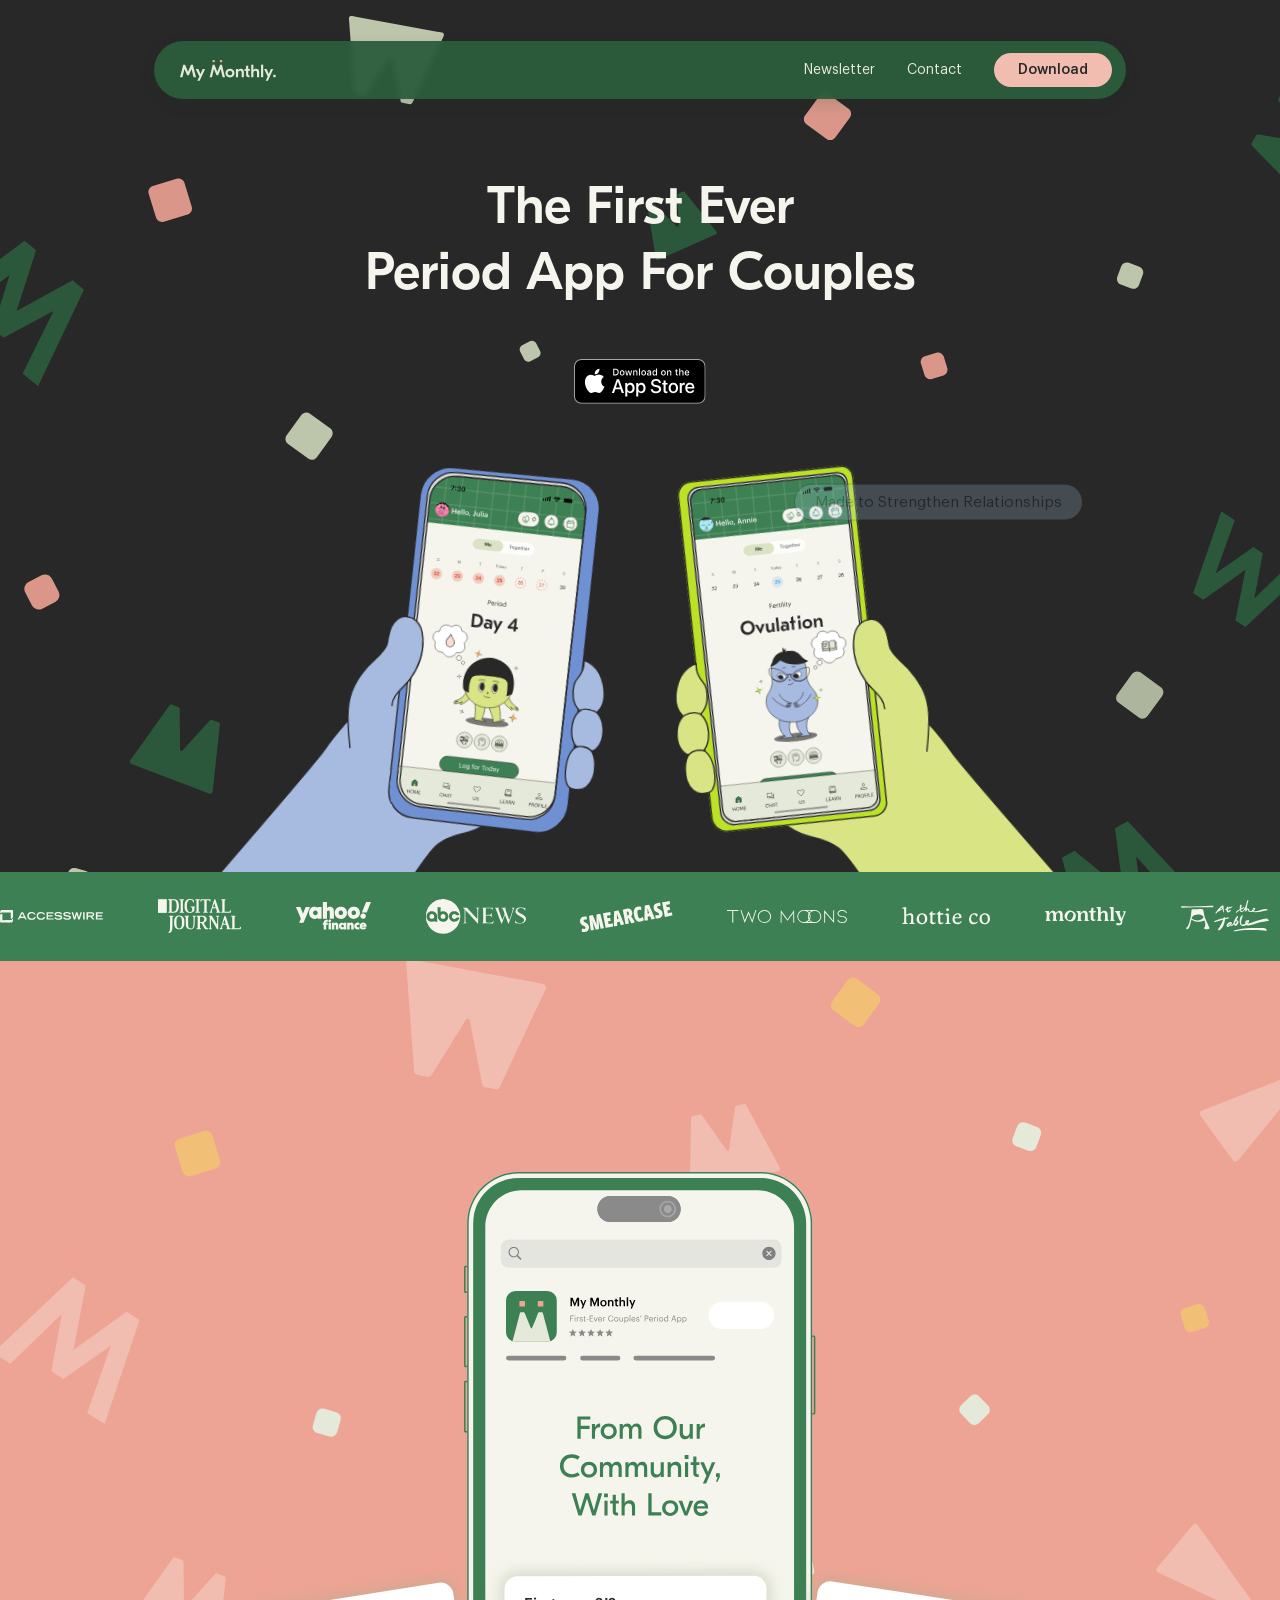
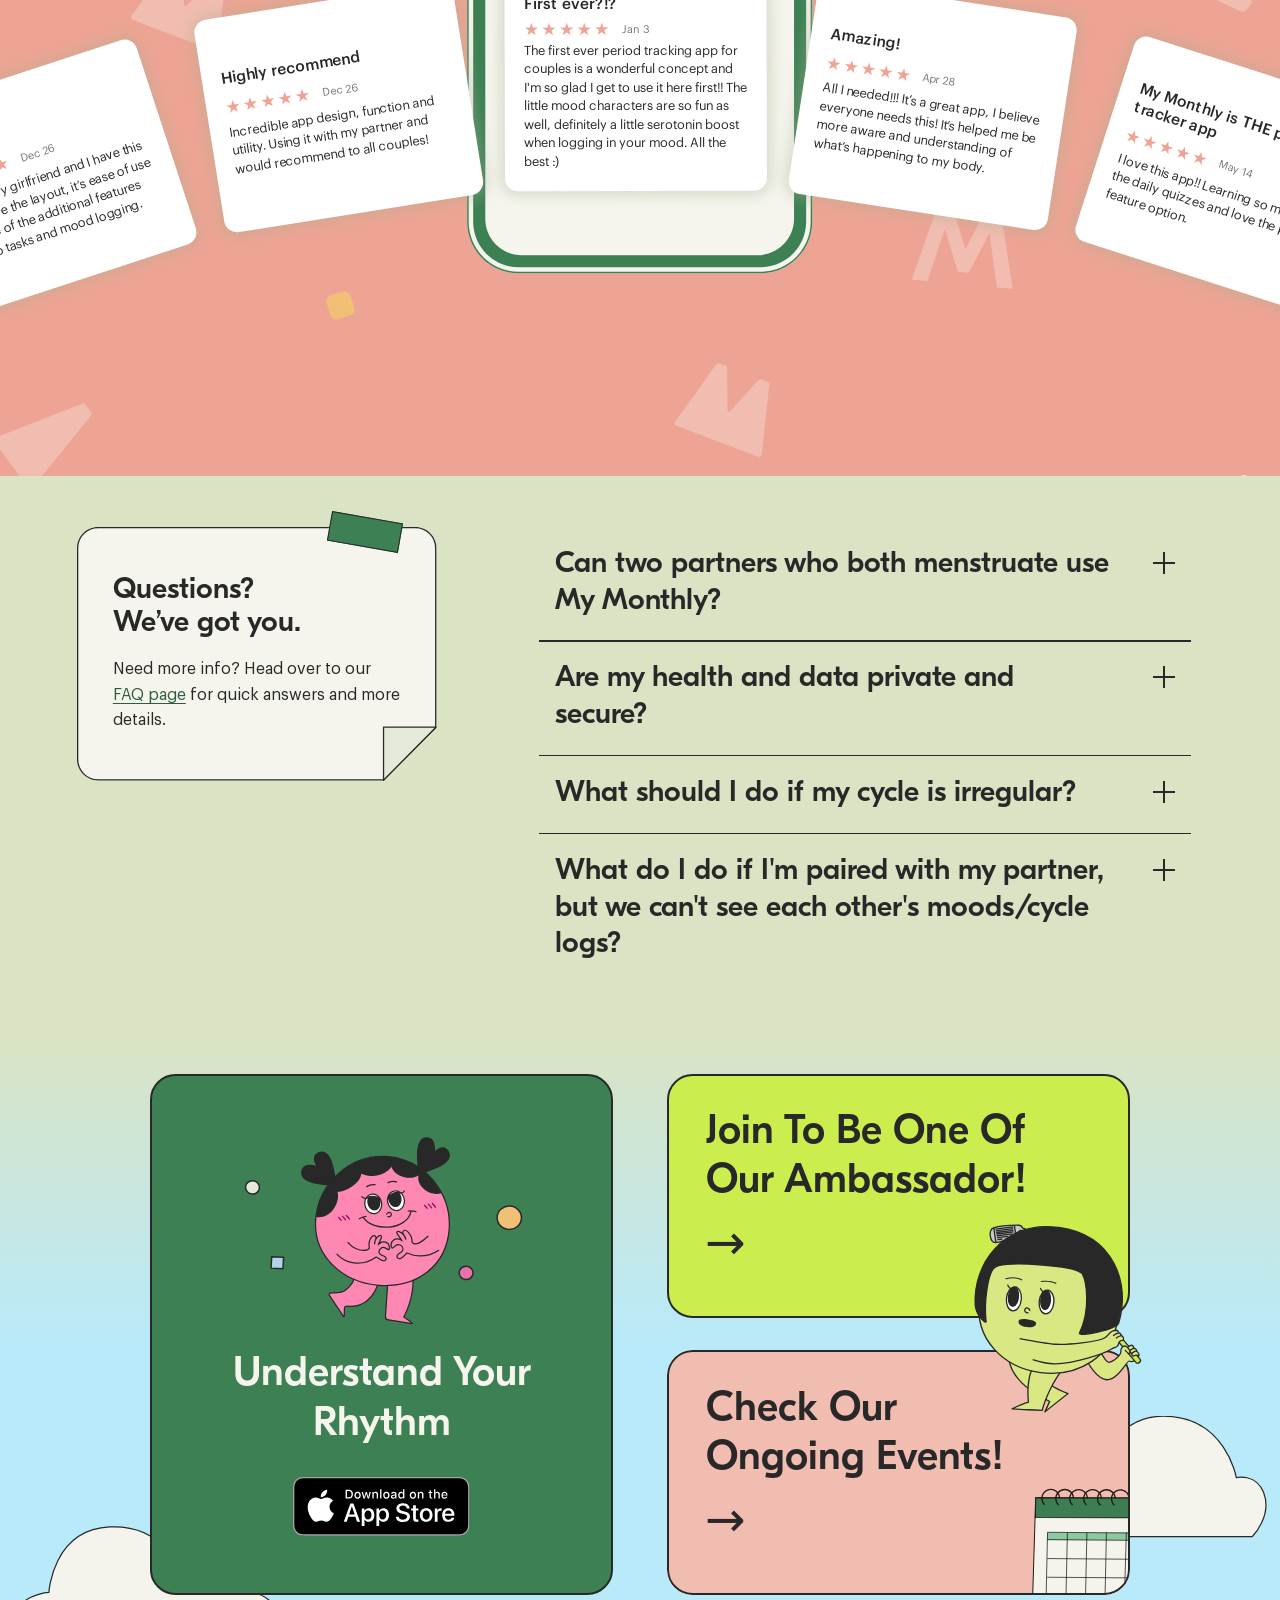
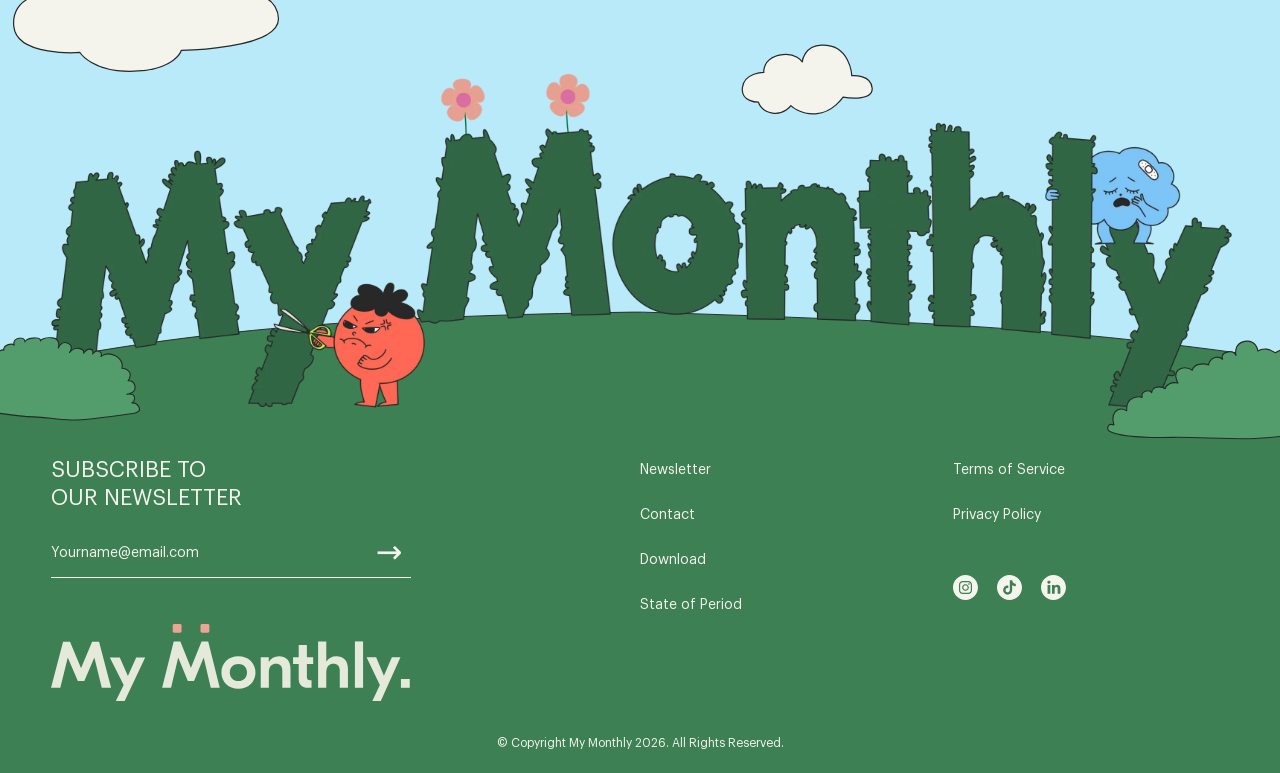
<file: index.html>
<!doctype html>
<html lang="en">
<head>
  <meta charset="utf-8">
  <meta name="viewport" content="width=device-width, initial-scale=1, viewport-fit=cover">
  <meta name="description" content="My Monthly. The first ever period app for couples. Learn, track and connect together.">
  <title>My Monthly — The First Ever Period App For Couples</title>
  <link rel="icon" type="image/svg+xml" href="./assets/icons/favicon.svg">
  <link rel="stylesheet" href="./styles/shared.css">
  <link rel="stylesheet" href="./styles/home/index.css">
  <script type="module" src="./scripts/home/index.js"></script>
</head>
<body class="home-page">
  <a class="skip-link" href="#main">Skip to content</a>
  <div id="site-header"></div>
  <main id="main" tabindex="-1"></main>
  <div id="site-footer"></div>
  <noscript><p>My Monthly — The First Ever Period App For Couples. <a href="https://apps.apple.com/us/app/my-monthly/id6478977834">Download on the App Store</a>. Enable JavaScript to view the animated landing section.</p></noscript>
</body>
</html>
</file>
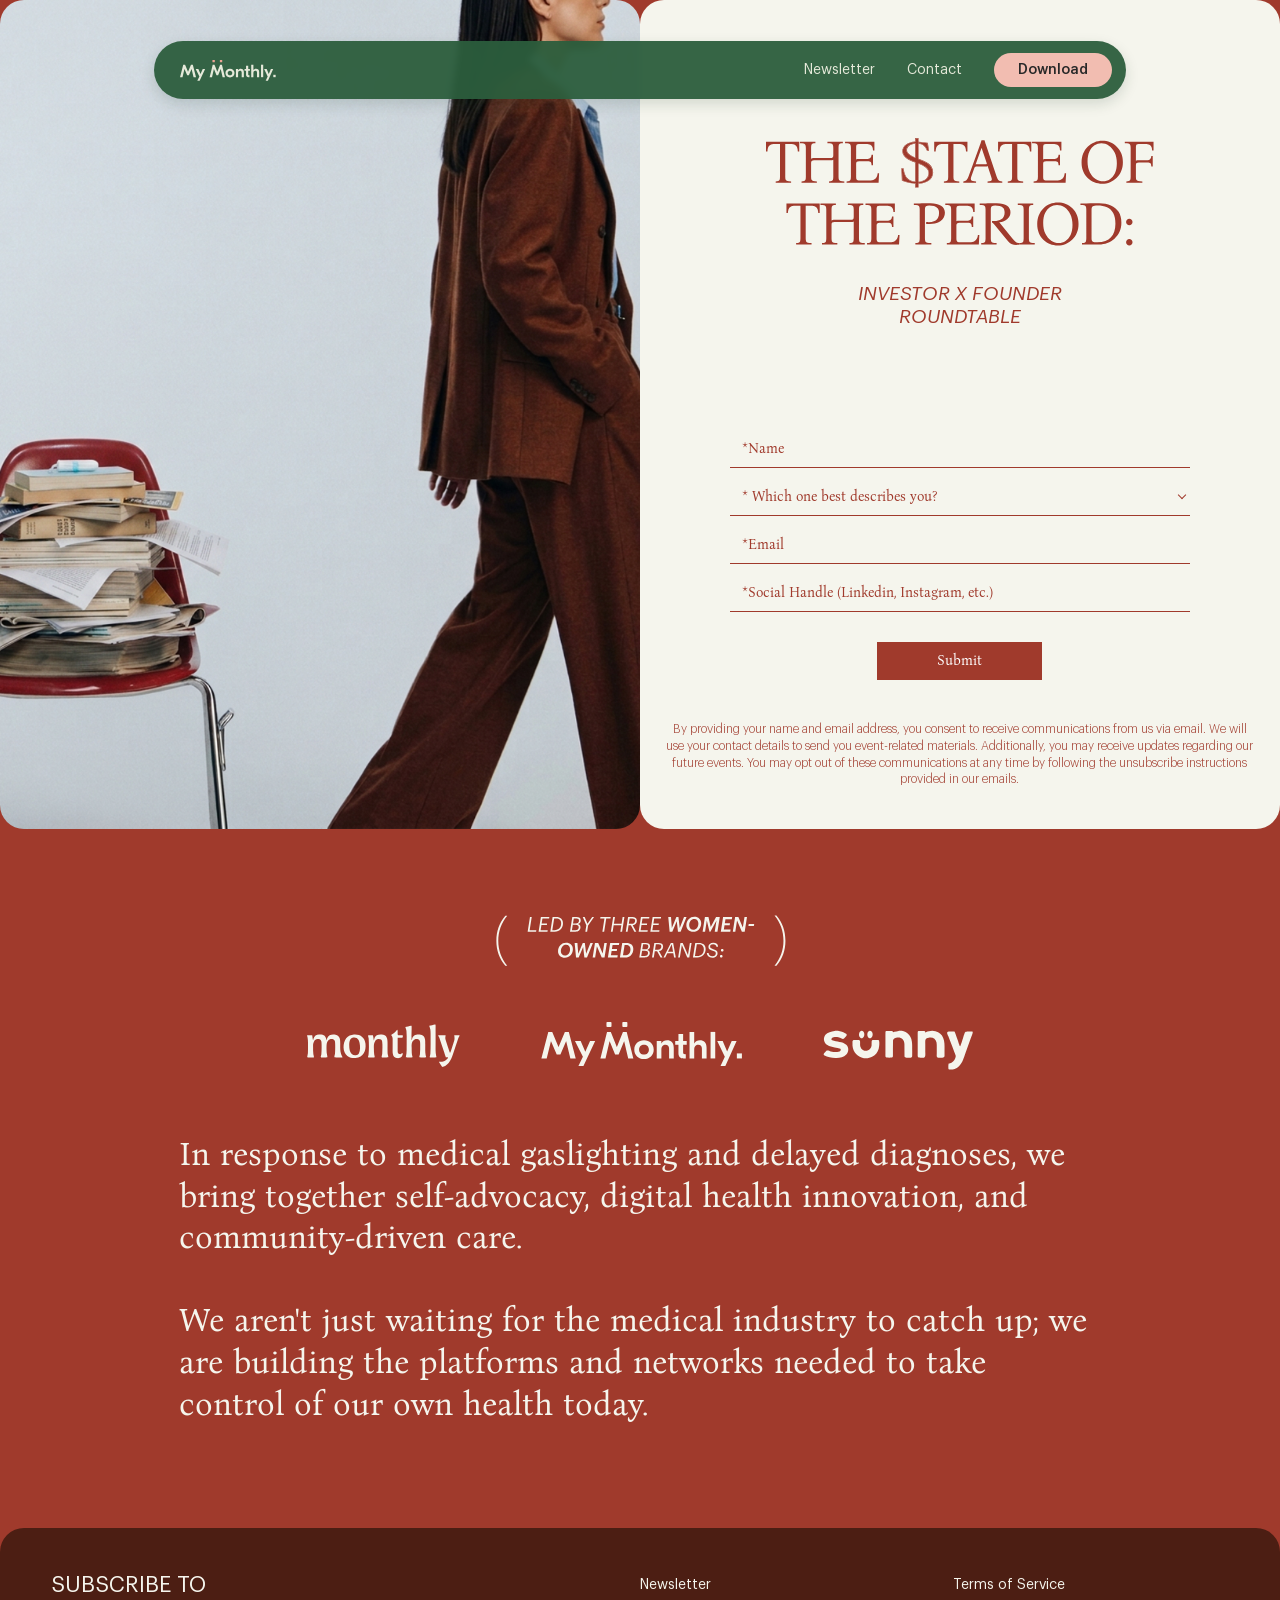
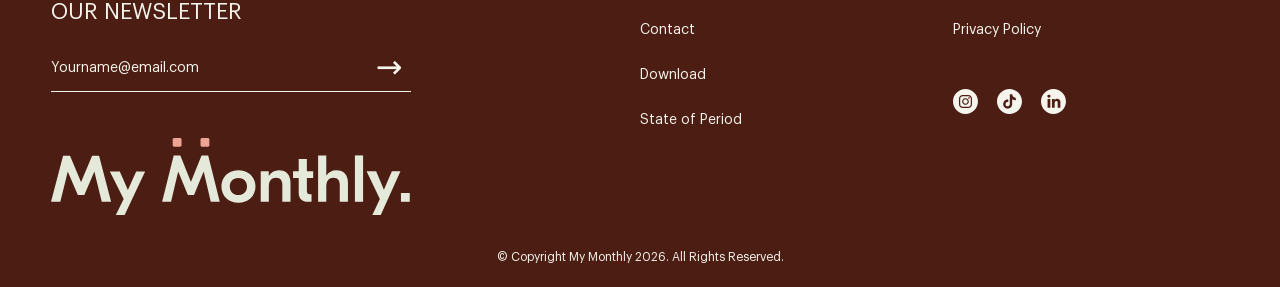
<file: event/the-state-of-the-period/index.html>
<!doctype html>
<html lang="en">
<head>
  <meta charset="utf-8">
  <meta name="viewport" content="width=device-width, initial-scale=1, viewport-fit=cover">
  <meta name="description" content="The State of the Period — Investor x Founder Roundtable. Self-advocacy, digital health innovation, and community-driven care.">
  <title>The State of the Period — My Monthly</title>
  <link rel="icon" type="image/svg+xml" href="../../assets/icons/favicon.svg">
  <link rel="stylesheet" href="../../styles/shared.css">
  <link rel="stylesheet" href="./styles/page.css">
  <script type="module" src="./scripts/page.js"></script>
</head>
<body class="period-event">
  <a class="skip-link" href="#main">Skip to content</a>
  <div id="site-header"></div>
  <main id="main" tabindex="-1">
    <section class="period-landing" aria-labelledby="period-title">
      <img class="period-landing__photo" src="./images/hero.jpg" alt="A woman in a brown suit standing beside a red chair piled with books." fetchpriority="high">
      <div class="period-landing__panel">
        <header class="period-landing__heading">
          <h1 id="period-title"><img src="./images/title.svg" alt="The $tate of the Period:" width="604" height="168"></h1>
          <p class="period-landing__subtitle">Investor x Founder<br>Roundtable</p>
        </header>
        <div class="period-registration">
          <form class="period-registration__form" aria-label="The State of the Period registration" aria-describedby="period-consent">
            <div class="visually-hidden" aria-hidden="true"><label for="period-website">Leave this field empty</label><input id="period-website" name="website" type="text" tabindex="-1" autocomplete="off"></div>
            <label class="visually-hidden" for="period-name">Name (required)</label>
            <input id="period-name" name="name" type="text" autocomplete="name" placeholder="*Name" maxlength="120" required>
            <label class="visually-hidden" for="period-role">Which one best describes you? (required)</label>
            <div class="period-registration__select">
              <select id="period-role" name="role" required>
                <option value="" disabled selected>* Which one best describes you?</option>
                <option value="Investor">Investor</option>
                <option value="Founder">Founder</option>
                <option value="Influencer">Influencer</option>
                <option value="Other">Other</option>
              </select>
            </div>
            <label class="visually-hidden" for="period-email">Email (required)</label>
            <input id="period-email" name="email" type="email" autocomplete="email" placeholder="*Email" maxlength="254" required>
            <label class="visually-hidden" for="period-social">Social Handle (LinkedIn, Instagram, etc.) (required)</label>
            <input id="period-social" name="social" type="text" placeholder="*Social Handle (Linkedin, Instagram, etc.)" maxlength="500" required>
            <button type="submit" disabled>Submit</button>
            <noscript><p>Please enable JavaScript to register for this event.</p></noscript>
          </form>
          <p class="period-registration__status" role="status" aria-live="polite" tabindex="-1"></p>
        </div>
        <p class="period-landing__consent" id="period-consent">By providing your name and email address, you consent to receive communications from us via email. We will use your contact details to send you event-related materials. Additionally, you may receive updates regarding our future events. You may opt out of these communications at any time by following the unsubscribe instructions provided in our emails.</p>
      </div>
    </section>
    <section class="period-about" aria-label="About the roundtable">
      <img class="period-about__brands" src="./images/brand-lockup.svg" width="977" height="241" alt="Led by three women-owned brands: monthly, My Monthly, and Sunny." loading="lazy">
      <div class="period-about__copy">
        <p>In response to medical gaslighting and delayed diagnoses, we bring together self-advocacy, digital health innovation, and community-driven care.</p>
        <p>We aren't just waiting for the medical industry to catch up; we are building the platforms and networks needed to take control of our own health today.</p>
      </div>
    </section>
  </main>
  <div id="site-footer"></div>
</body>
</html>
</file>
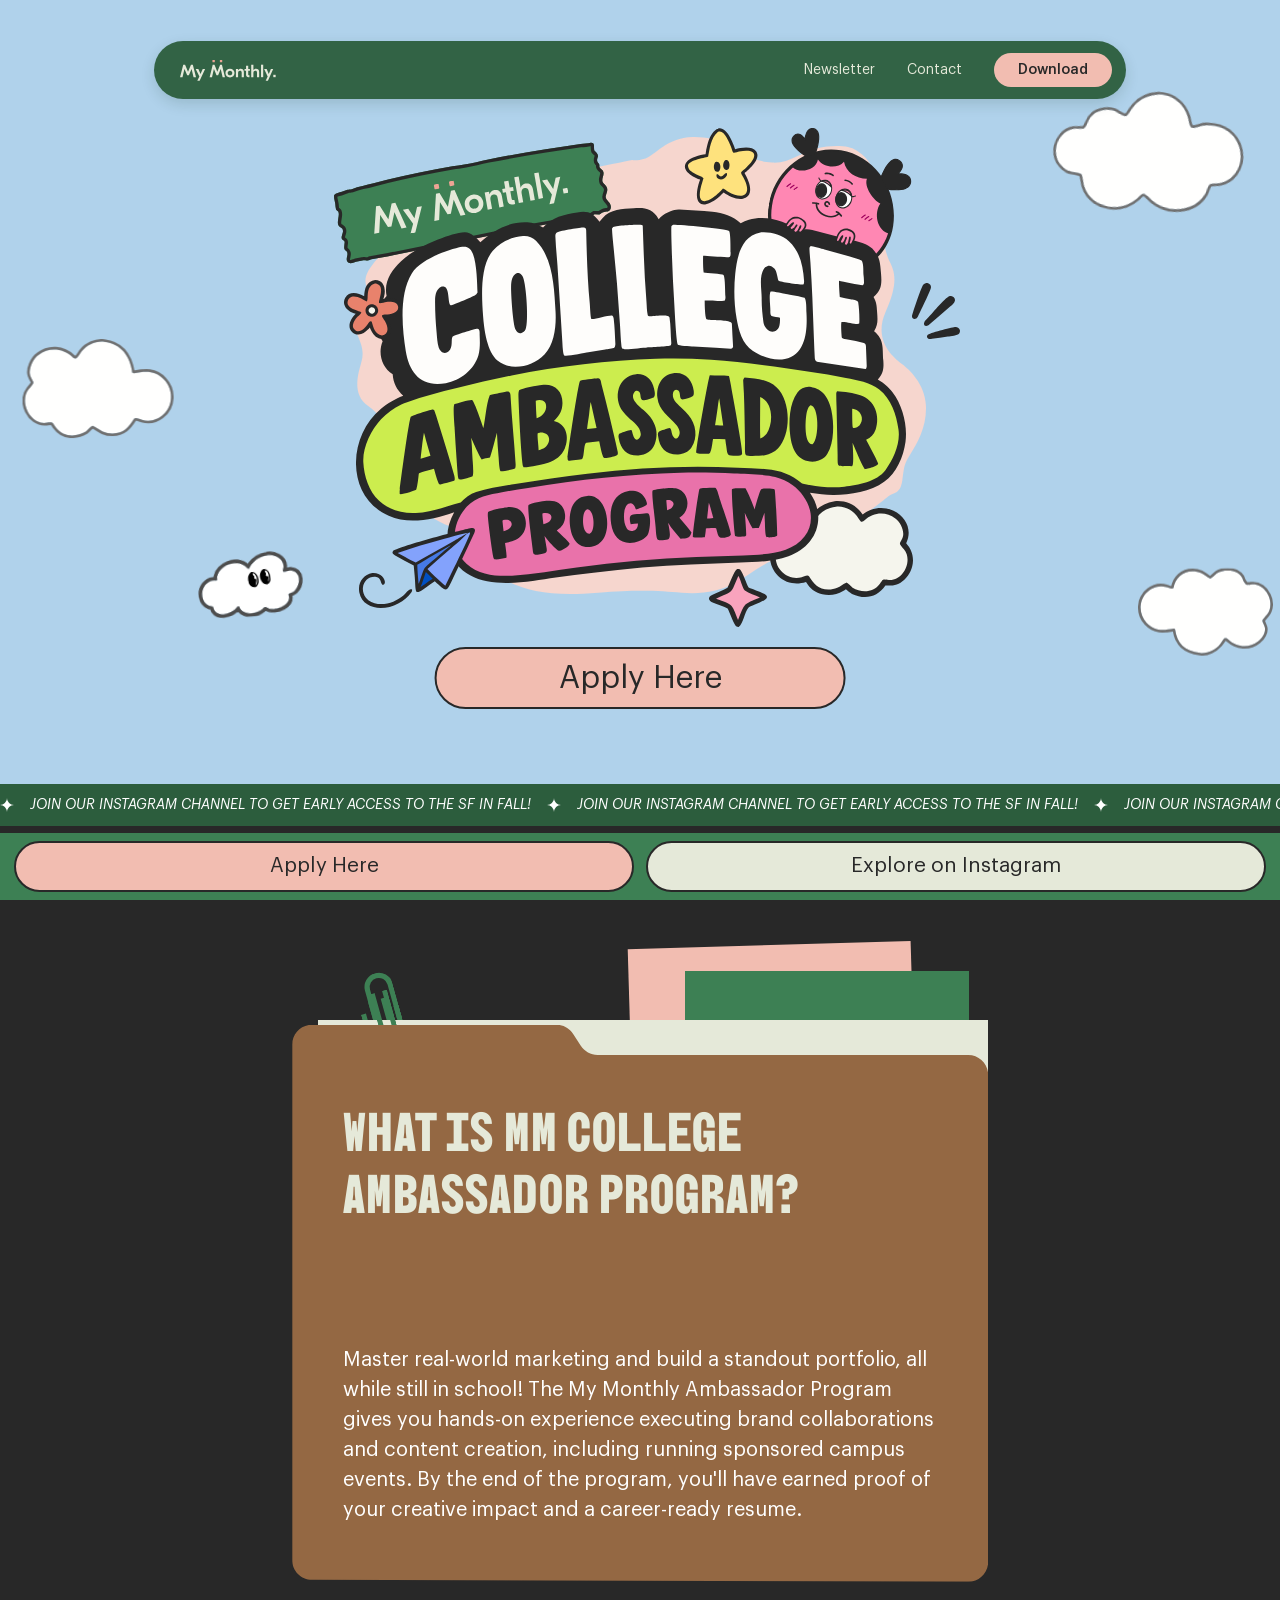
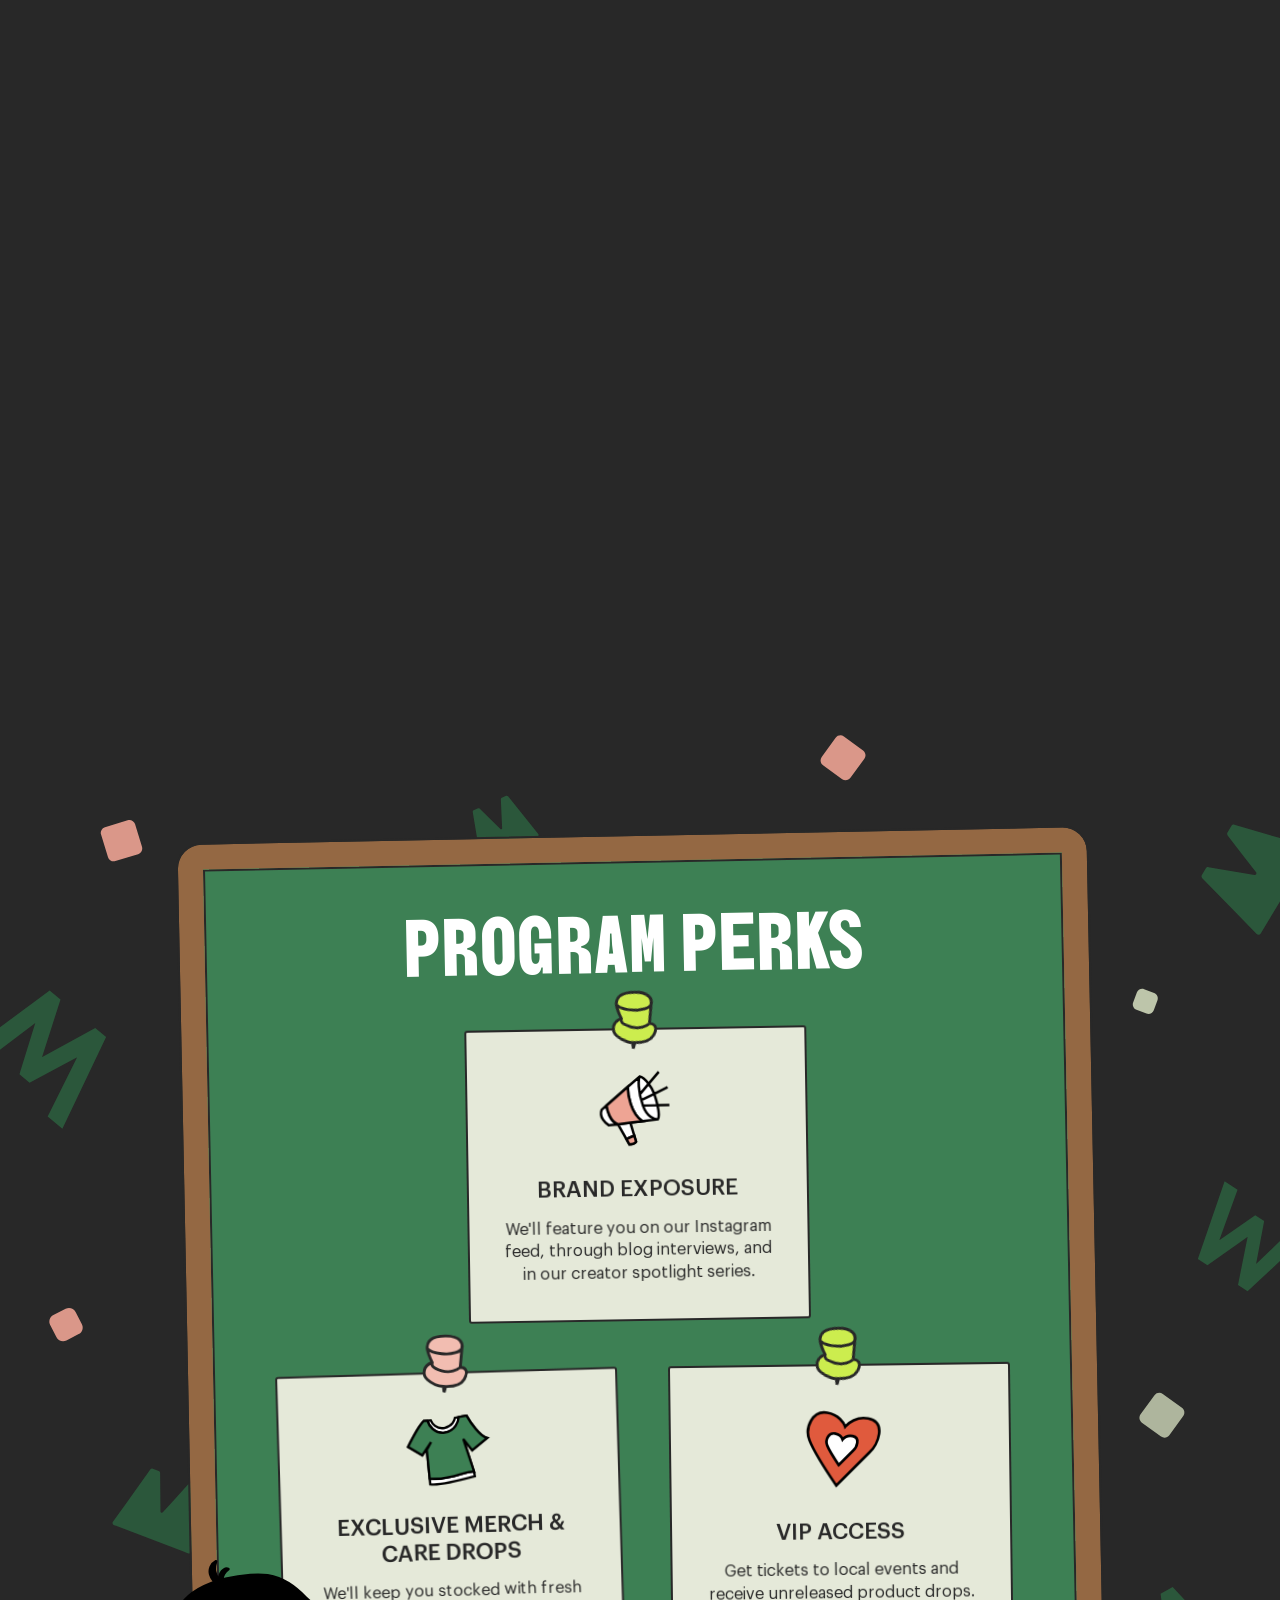
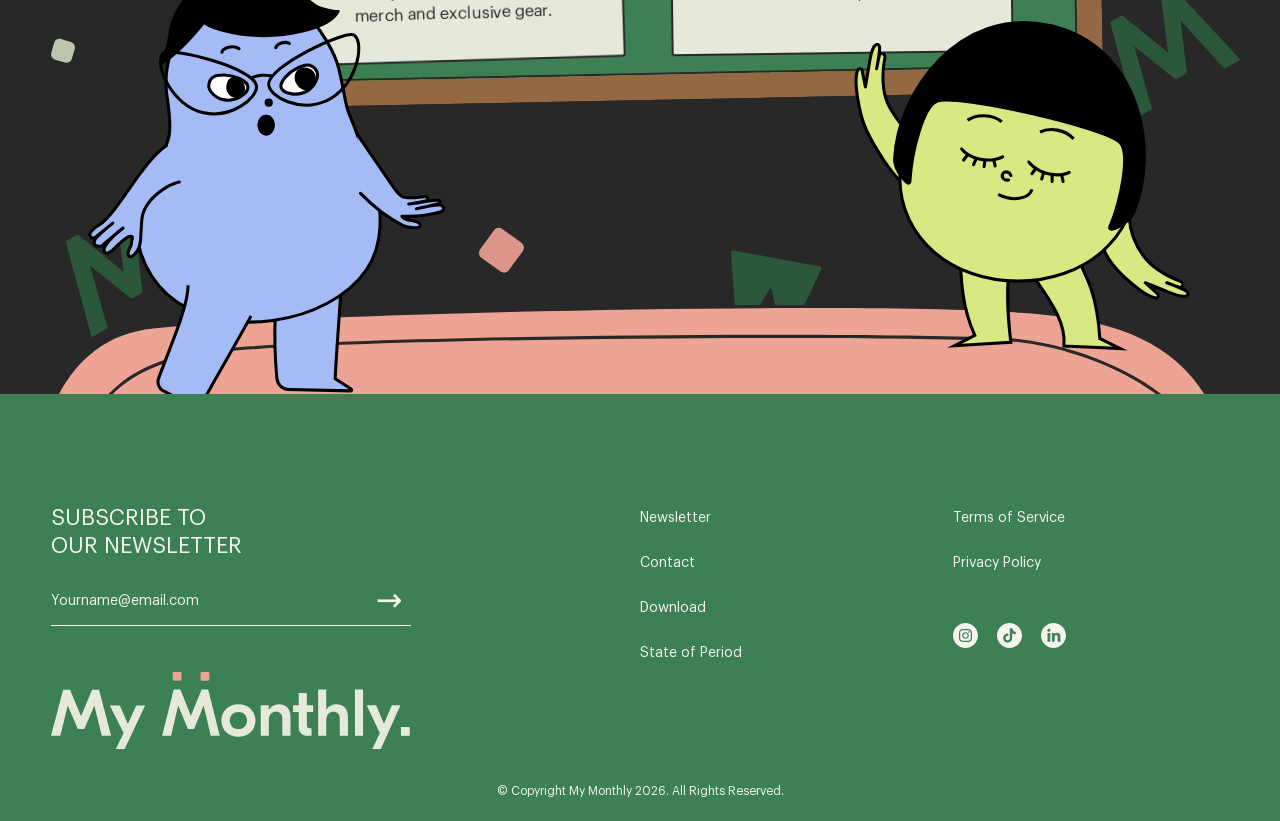
<file: ambassador.html>
<!doctype html>
<html lang="en">
<head>
  <meta charset="utf-8">
  <meta name="viewport" content="width=device-width, initial-scale=1, viewport-fit=cover">
  <meta name="description" content="Build your creative portfolio, connect on campus, and join the My Monthly College Ambassador Program.">
  <title>College Ambassador Program — My Monthly</title>
  <link rel="icon" type="image/svg+xml" href="./assets/icons/favicon.svg">
  <link rel="stylesheet" href="./styles/shared.css">
  <link rel="stylesheet" href="./styles/ambassador/index.css">
  <script type="module" src="./scripts/ambassador/index.js"></script>
</head>
<body class="ambassador-page">
  <a class="skip-link" href="#main">Skip to content</a>
  <div id="site-header"></div>
  <main id="main" tabindex="-1"></main>
  <div id="ambassador-actions" class="amb-actions-anchor"></div>
  <div id="site-footer"></div>
  <noscript><p>Join the My Monthly College Ambassador Program. <a href="https://o092eqv9xj4.typeform.com/to/OndLKDi7">Apply here</a>.</p></noscript>
</body>
</html>
</file>
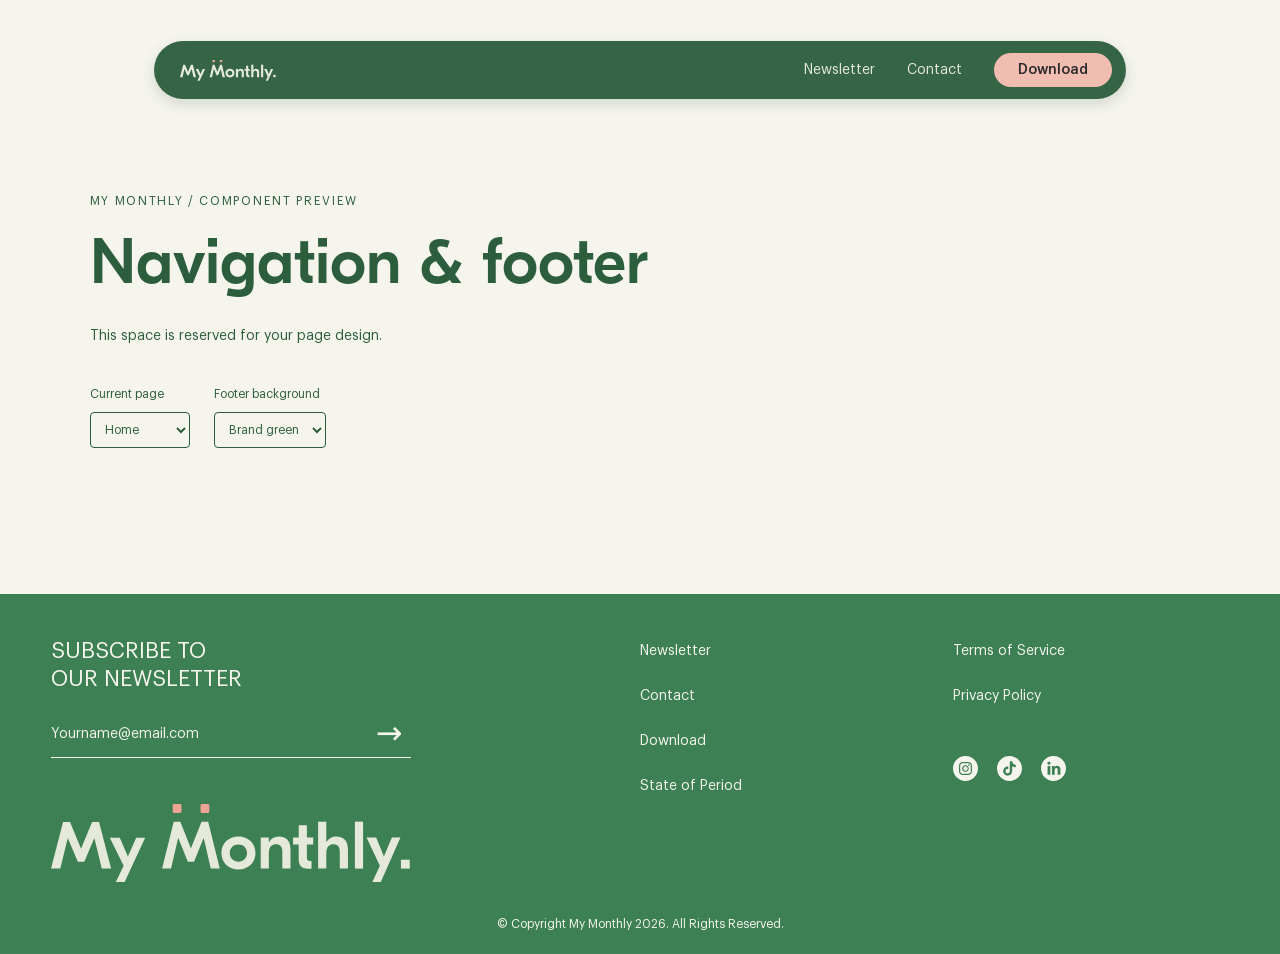
<file: component-preview.html>
<!doctype html>
<html lang="en">
<head>
  <meta charset="utf-8">
  <meta name="viewport" content="width=device-width, initial-scale=1, viewport-fit=cover">
  <meta name="description" content="My Monthly navigation and footer component preview.">
  <title>My Monthly — Component preview</title>
  <link rel="icon" type="image/svg+xml" href="./assets/icons/favicon.svg">
  <link rel="stylesheet" href="./styles/shared.css">
  <link rel="stylesheet" href="./styles/preview/index.css">
  <script type="module" src="./scripts/preview/index.js"></script>
</head>
<body>
  <a class="skip-link" href="#main">Skip to content</a>
  <div id="site-header"></div>
  <main id="main" class="shell-preview" tabindex="-1">
    <p class="shell-preview__eyebrow">MY MONTHLY / COMPONENT PREVIEW</p>
    <h1>Navigation &amp; footer</h1>
    <p>This space is reserved for your page design.</p>
    <div class="shell-preview__controls">
      <label>Current page<select id="preview-page"><option value="home">Home</option><option value="about">About</option><option value="news">News</option><option value="shop">Shop</option><option value="contact">Contact</option><option value="download">Download</option></select></label>
      <label>Footer background<select id="preview-footer"><option value="brand">Brand green</option><option value="dark">Dark green</option><option value="light">Light</option></select></label>
    </div>
  </main>
  <div id="site-footer"></div>
  <noscript>This component preview requires JavaScript.</noscript>
</body>
</html>
</file>
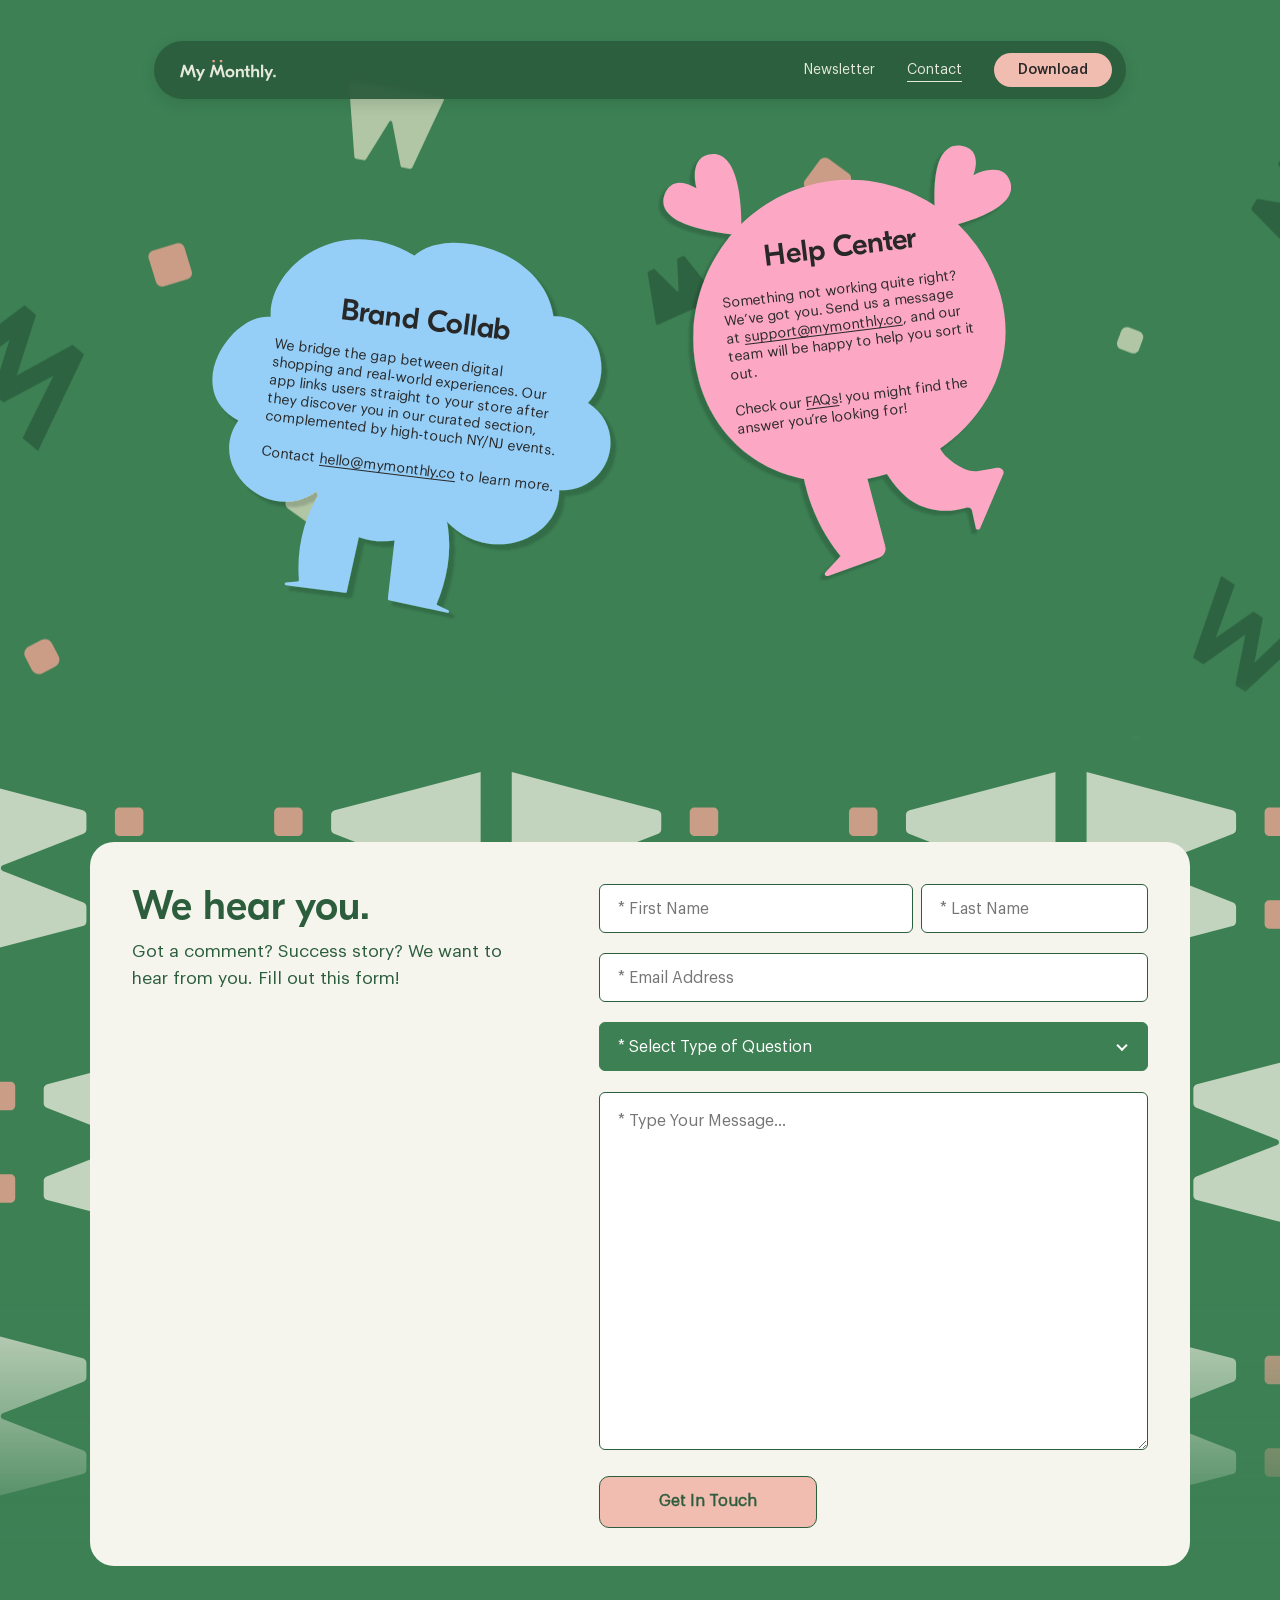
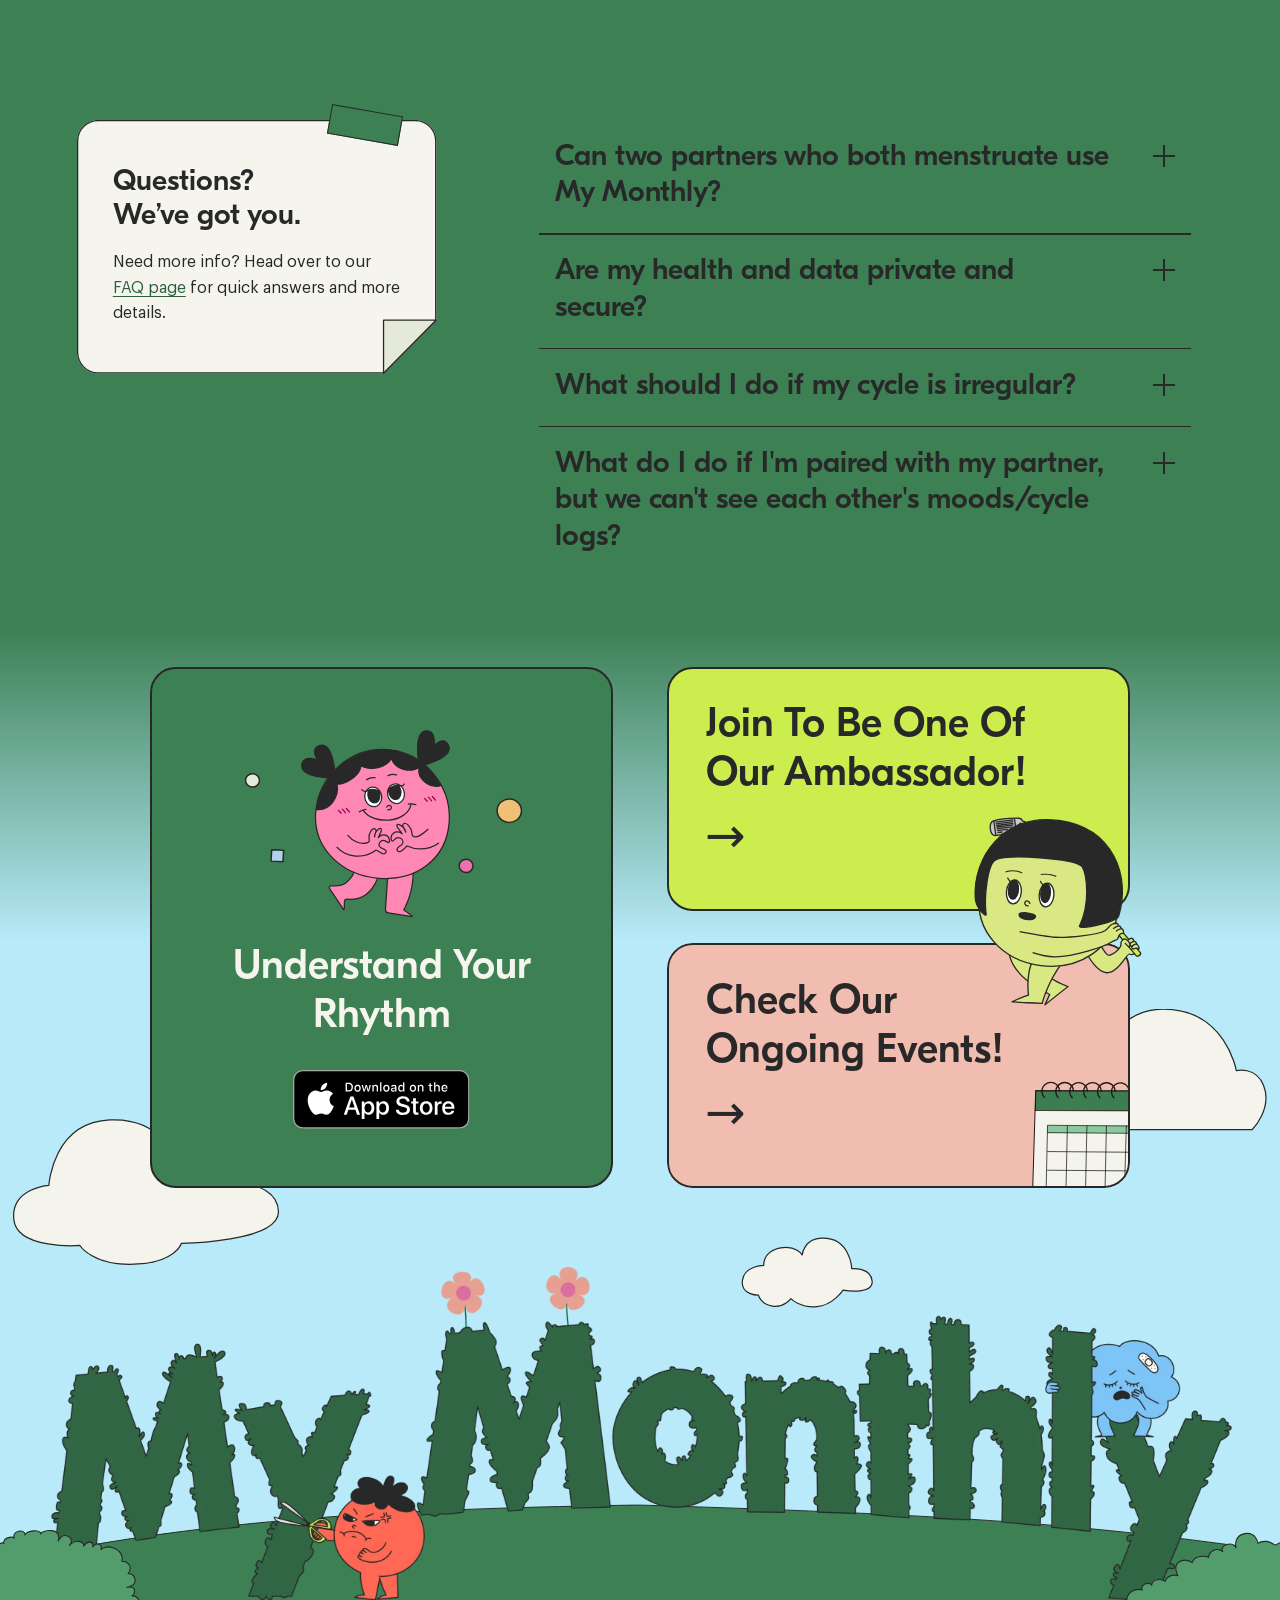
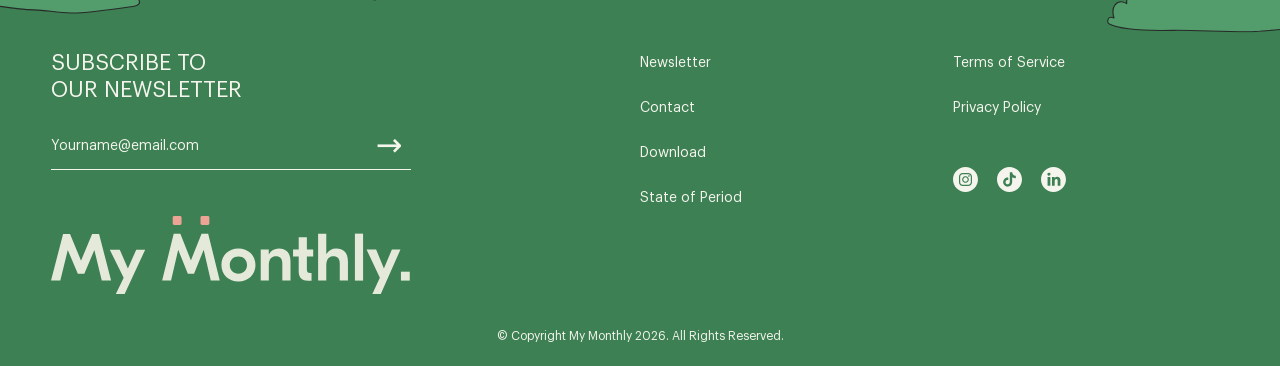
<file: contact.html>
<!doctype html>
<html lang="en">
<head>
  <meta charset="utf-8">
  <meta name="viewport" content="width=device-width, initial-scale=1, viewport-fit=cover">
  <meta name="description" content="Brand collaborations, support and feedback. Get in touch with My Monthly.">
  <title>Contact — My Monthly</title>
  <link rel="icon" type="image/svg+xml" href="./assets/icons/favicon.svg">
  <link rel="stylesheet" href="./styles/shared.css">
  <link rel="stylesheet" href="./styles/contact/index.css">
  <script type="module" src="./scripts/contact/index.js"></script>
</head>
<body class="contact-page">
  <a class="skip-link" href="#main">Skip to content</a>
  <div id="site-header"></div>
  <main id="main" tabindex="-1"></main>
  <div id="site-footer"></div>
  <noscript><p>Contact <a href="mailto:hello@mymonthly.co">hello@mymonthly.co</a> for collaborations or <a href="mailto:support@mymonthly.co">support@mymonthly.co</a> for help. Enable JavaScript to use the contact form.</p></noscript>
</body>
</html>
</file>
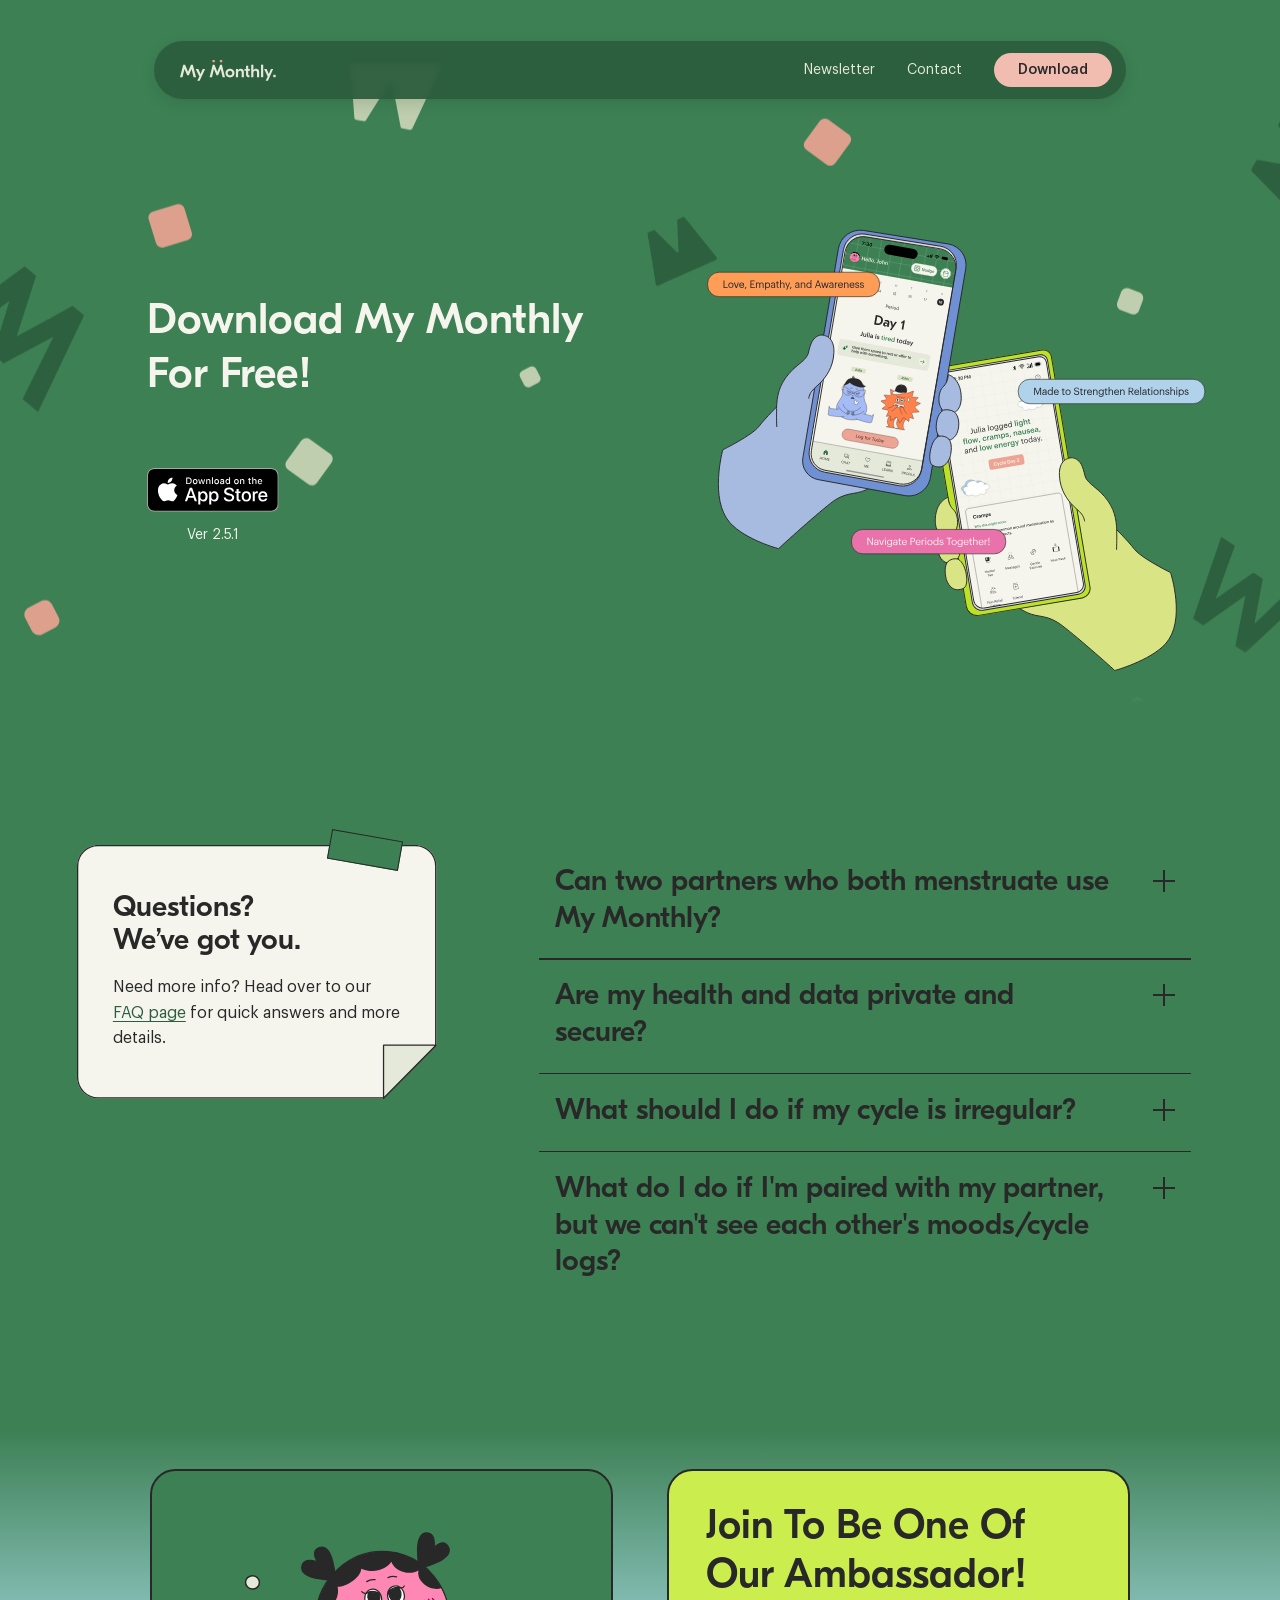
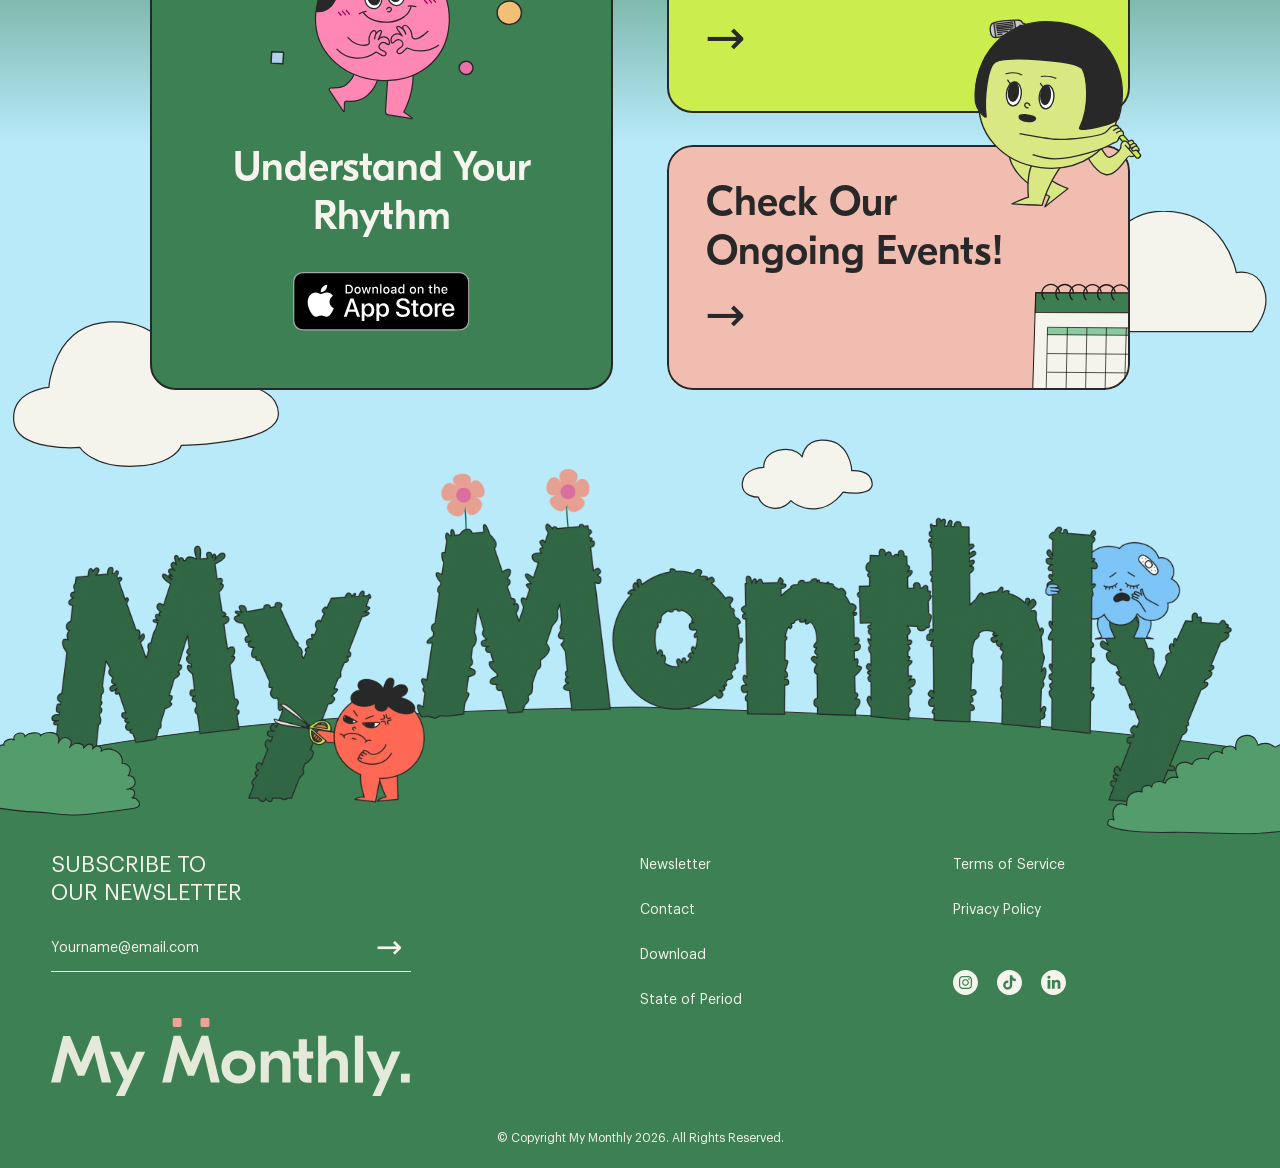
<file: download.html>
<!doctype html>
<html lang="en">
<head>
  <meta charset="utf-8">
  <meta name="viewport" content="width=device-width, initial-scale=1, viewport-fit=cover">
  <meta name="description" content="Download My Monthly for free. Learn, track and connect together with the period app for couples.">
  <title>Download My Monthly For Free</title>
  <link rel="icon" type="image/svg+xml" href="./assets/icons/favicon.svg">
  <link rel="stylesheet" href="./styles/shared.css">
  <link rel="stylesheet" href="./styles/download/index.css">
  <script type="module" src="./scripts/download/index.js"></script>
</head>
<body class="download-page">
  <a class="skip-link" href="#main">Skip to content</a>
  <div id="site-header"></div>
  <main id="main" tabindex="-1"></main>
  <div id="site-footer"></div>
  <noscript><p><a href="https://apps.apple.com/us/app/my-monthly/id6478977834">Download My Monthly on the App Store</a>.</p></noscript>
</body>
</html>
</file>
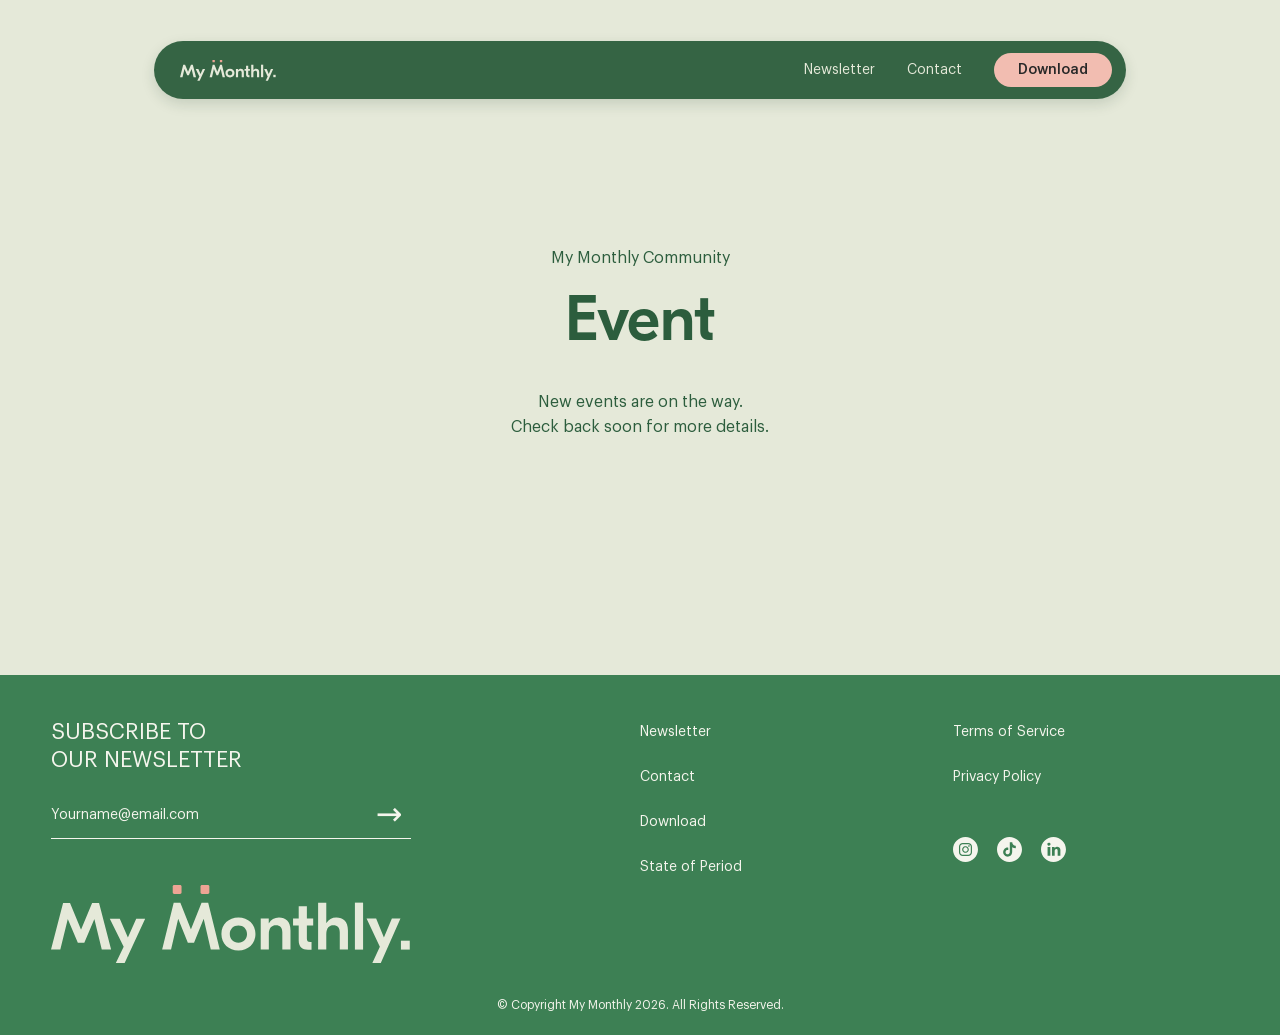
<file: event.html>
<!doctype html>
<html lang="en">
<head>
  <meta charset="utf-8">
  <meta name="viewport" content="width=device-width, initial-scale=1, viewport-fit=cover">
  <meta name="description" content="My Monthly events. Find future opportunities to connect with our community.">
  <title>Event — My Monthly</title>
  <link rel="icon" type="image/svg+xml" href="./assets/icons/favicon.svg">
  <link rel="stylesheet" href="./styles/shared.css">
  <link rel="stylesheet" href="./styles/event/index.css">
  <script type="module" src="./scripts/event/index.js"></script>
</head>
<body class="event-page">
  <a class="skip-link" href="#main">Skip to content</a>
  <div id="site-header"></div>
  <main id="main" tabindex="-1"></main>
  <div id="site-footer"></div>
  <noscript><p>My Monthly Event — New events are on the way. Check back soon for more details.</p></noscript>
</body>
</html>
</file>
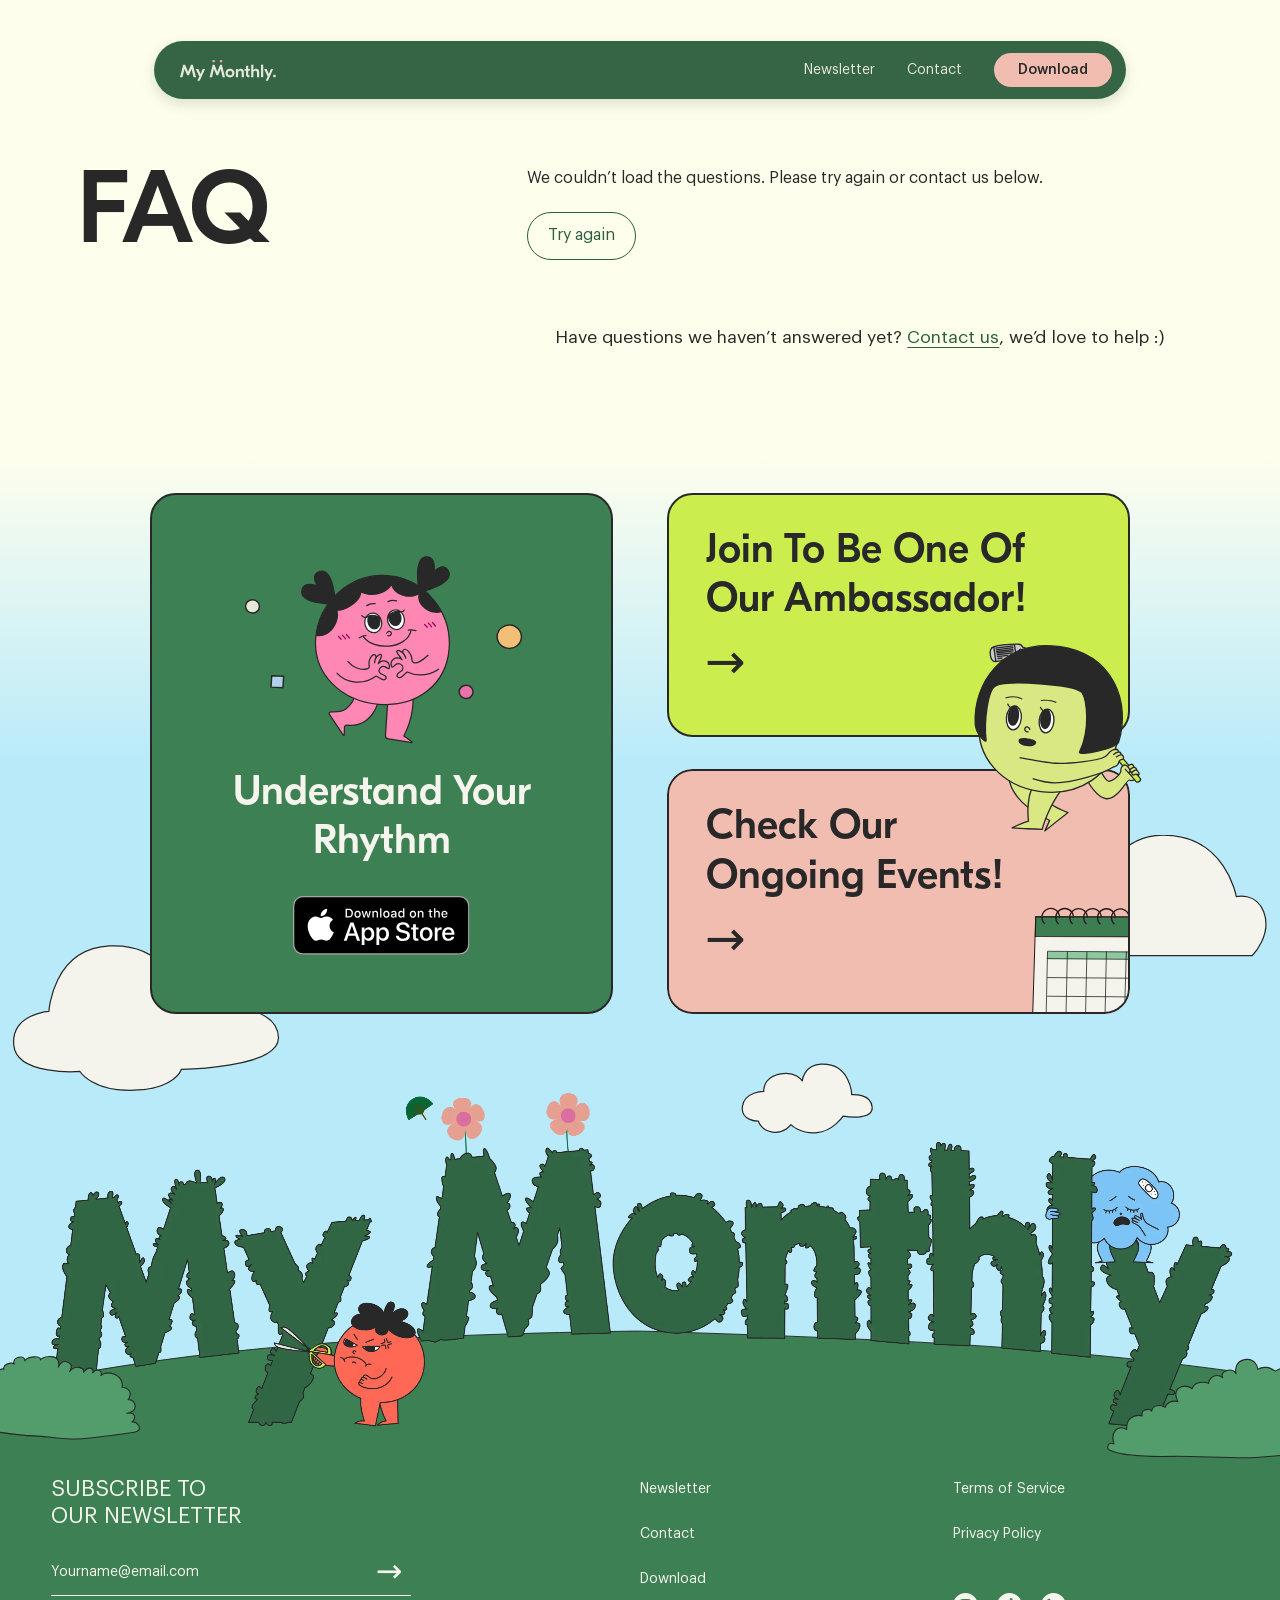
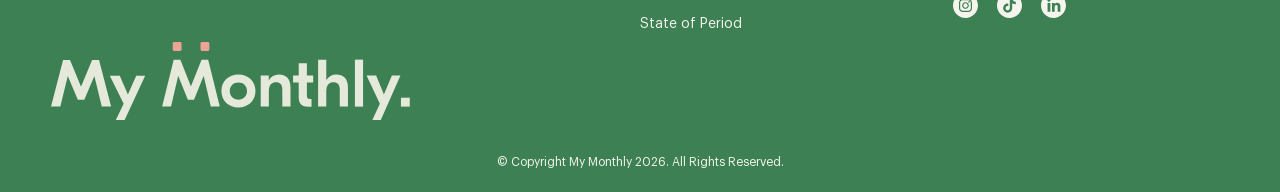
<file: faq.html>
<!doctype html>
<html lang="en">
<head>
  <meta charset="utf-8">
  <meta name="viewport" content="width=device-width, initial-scale=1, viewport-fit=cover">
  <meta name="description" content="Answers to all your questions about My Monthly, cycle tracking, partner sharing, privacy and more.">
  <title>FAQ — My Monthly</title>
  <link rel="icon" type="image/svg+xml" href="./assets/icons/favicon.svg">
  <link rel="stylesheet" href="./styles/shared.css">
  <link rel="stylesheet" href="./styles/faq/index.css">
  <script type="module" src="./scripts/faq/index.js"></script>
</head>
<body class="faq-page">
  <a class="skip-link" href="#main">Skip to content</a>
  <div id="site-header"></div>
  <main id="main" tabindex="-1"></main>
  <div id="site-footer"></div>
  <noscript><p>Please enable JavaScript to load the latest FAQ. For help, <a href="./contact.html">contact us</a>.</p></noscript>
</body>
</html>
</file>
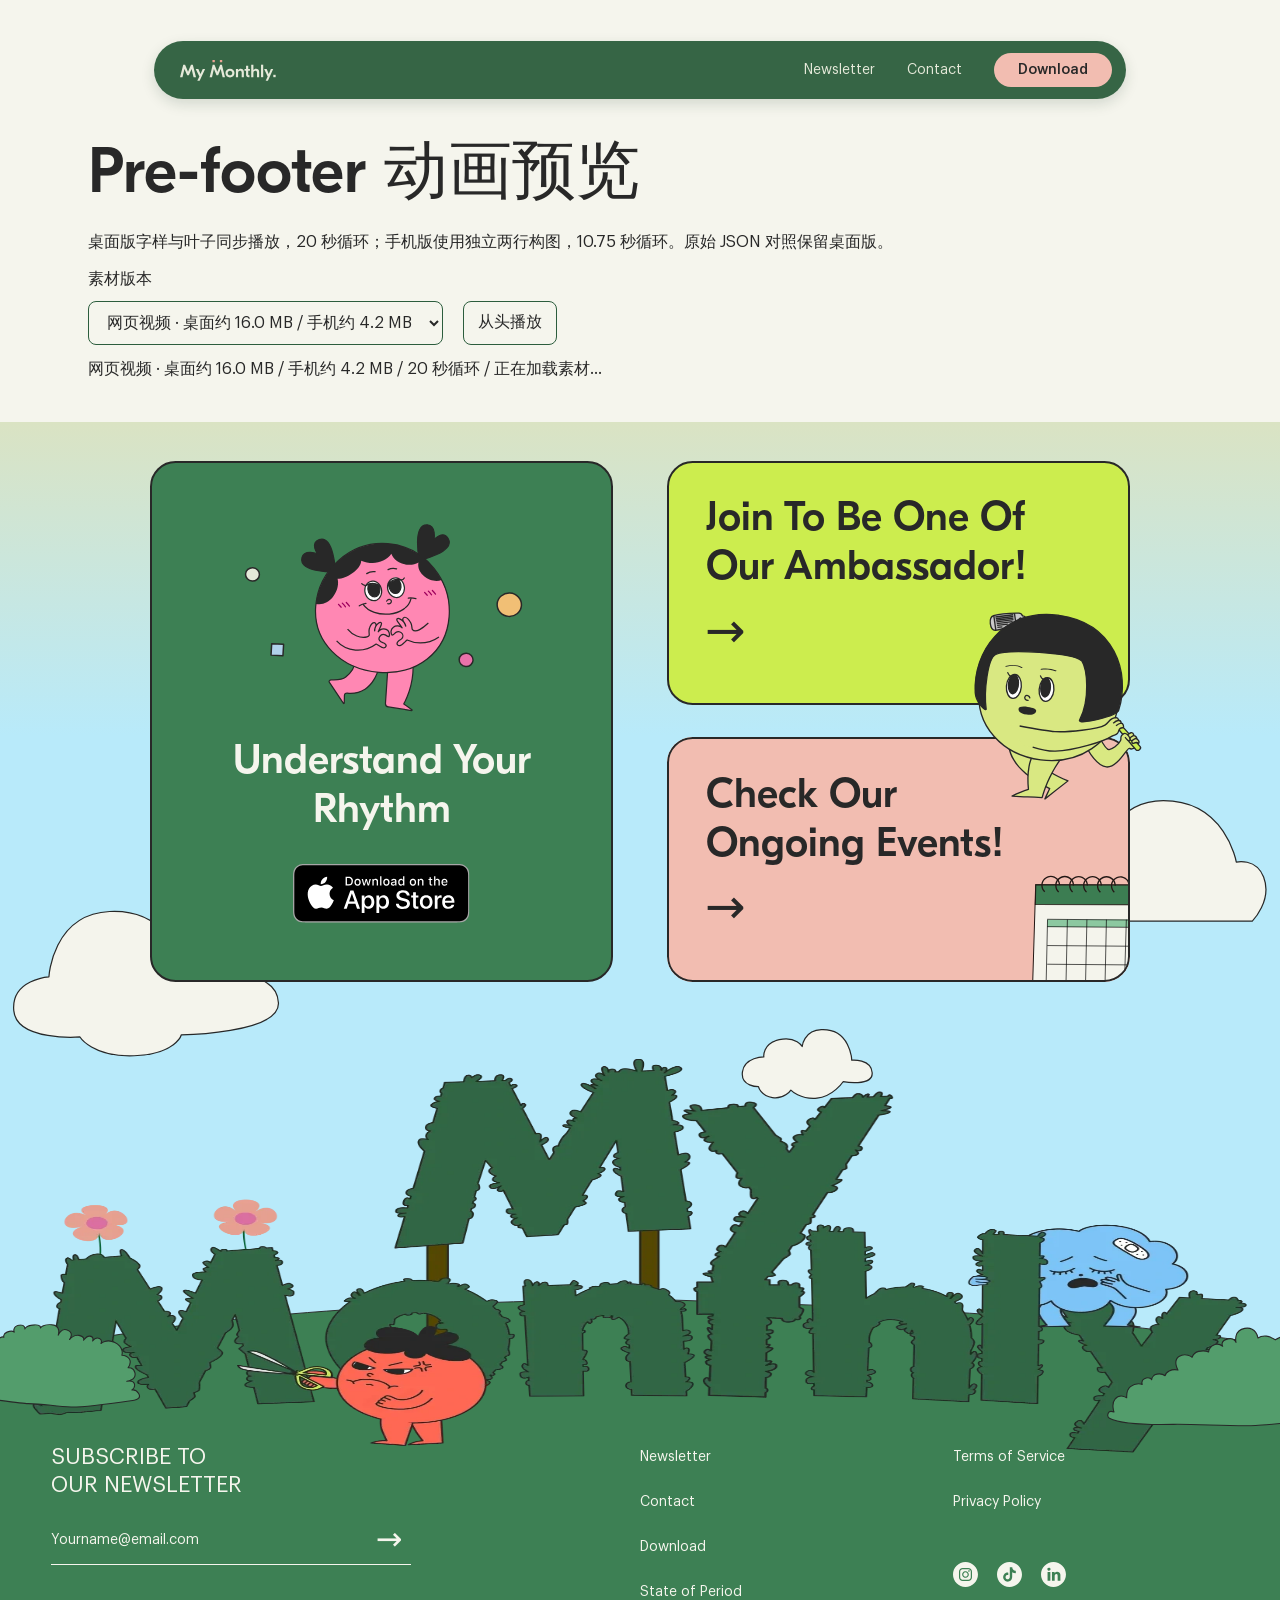
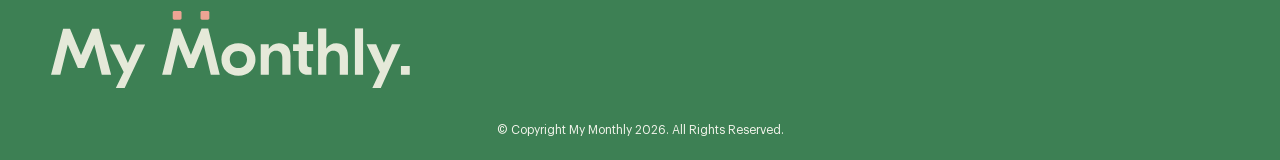
<file: pre-footer-preview.html>
<!doctype html>
<html lang="en">
<head>
  <meta charset="utf-8">
  <meta name="viewport" content="width=device-width, initial-scale=1">
  <title>My Monthly — Pre-footer animation preview</title>
  <link rel="icon" href="./assets/icons/favicon.svg">
  <link rel="stylesheet" href="./styles/shared.css">
  <link rel="stylesheet" href="./styles/preview/pre-footer.css">
  <script type="module" src="./scripts/preview/pre-footer.js"></script>
</head>
<body>
  <a class="skip-link" href="#main">Skip to content</a>
  <div id="site-header"></div>
  <main id="main" tabindex="-1">
    <div class="pre-footer-test">
      <h1>Pre-footer 动画预览</h1>
      <p>桌面版字样与叶子同步播放，20 秒循环；手机版使用独立两行构图，10.75 秒循环。原始 JSON 对照保留桌面版。</p>
      <div class="pre-footer-test__controls">
        <label>素材版本<select id="animation-source"><option value="video">网页视频 · 桌面约 16.0 MB / 手机约 4.2 MB</option><option value="lottie">原始 Lottie / 新版 JSON · 合计 85.7 MB</option></select></label>
        <button id="animation-restart" type="button">从头播放</button>
      </div>
      <p id="animation-state" role="status" aria-live="polite">正在准备预览…</p>
      <p class="pre-footer-test__mobile">当前屏宽使用手机版动画，支持按可见性播放和暂停。</p>
    </div>
    <div id="pre-footer-demo"></div>
  </main>
  <div id="site-footer"></div>
</body>
</html>
</file>
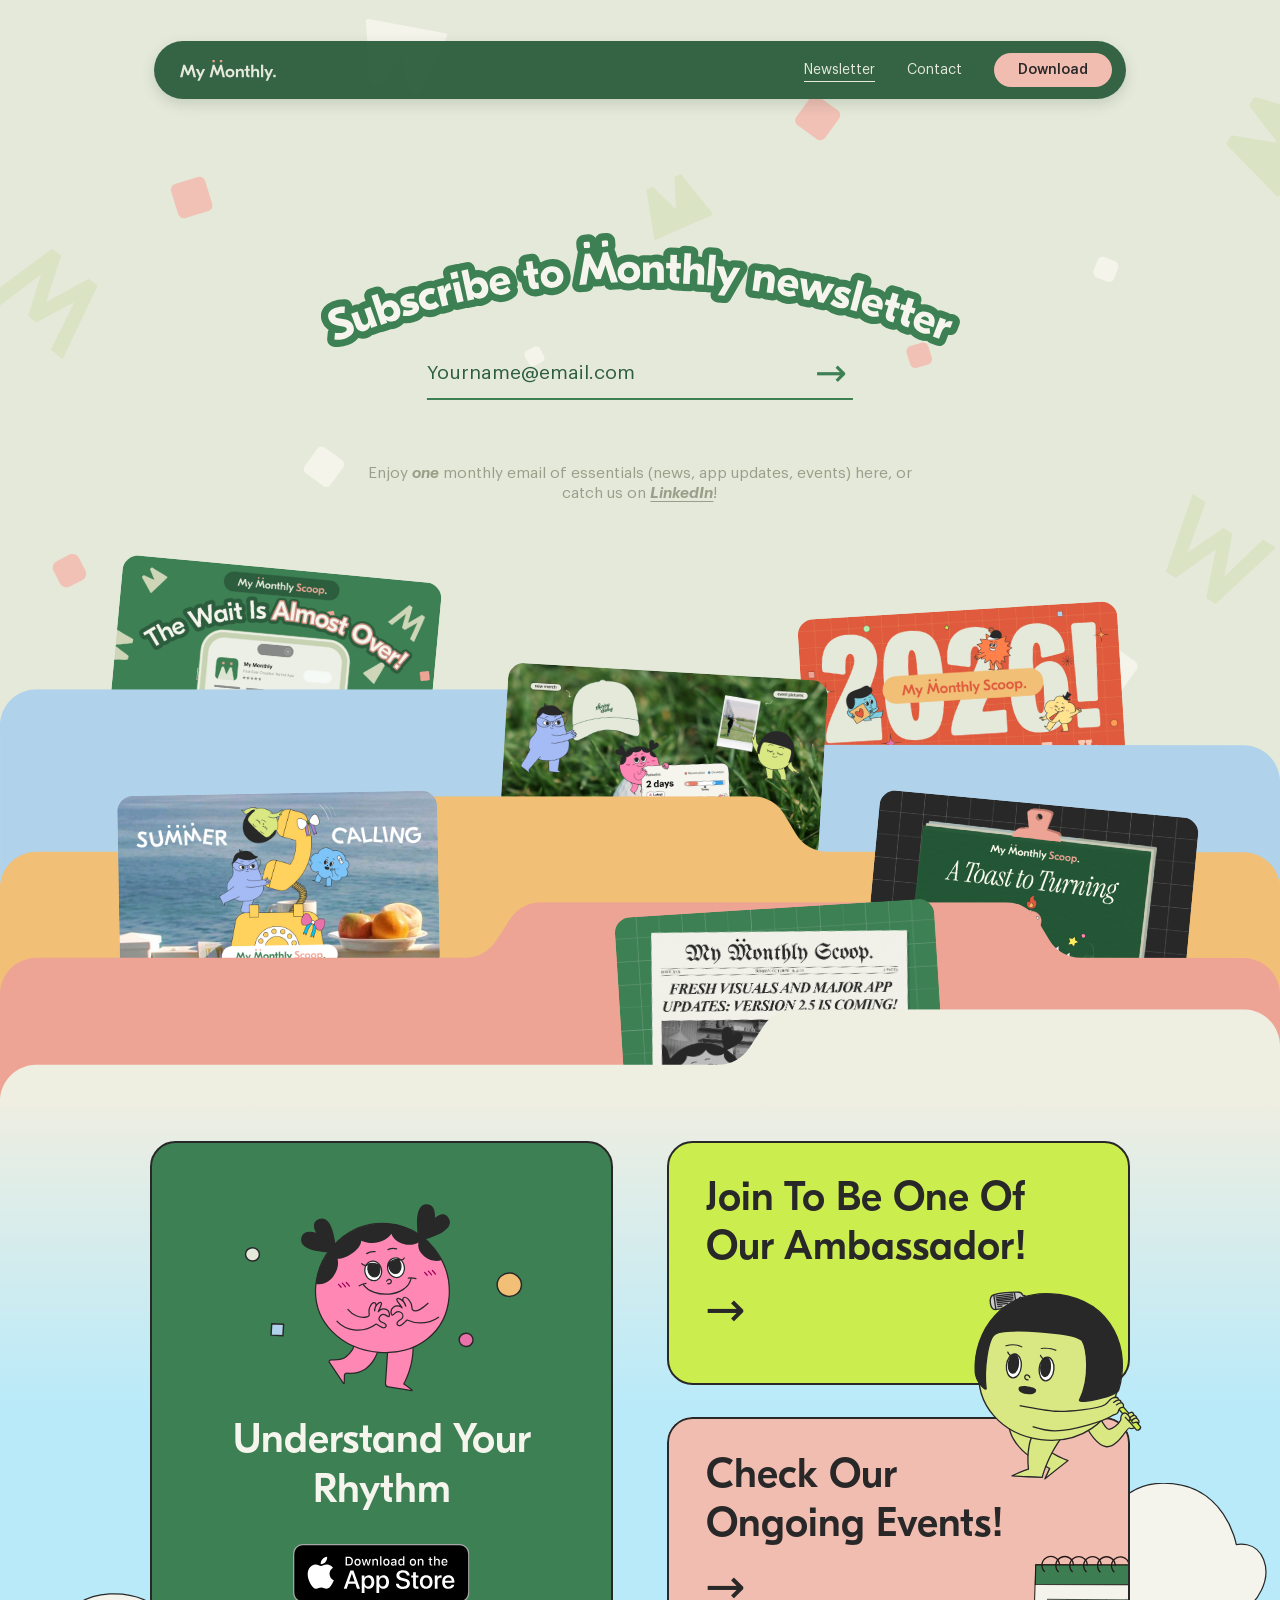
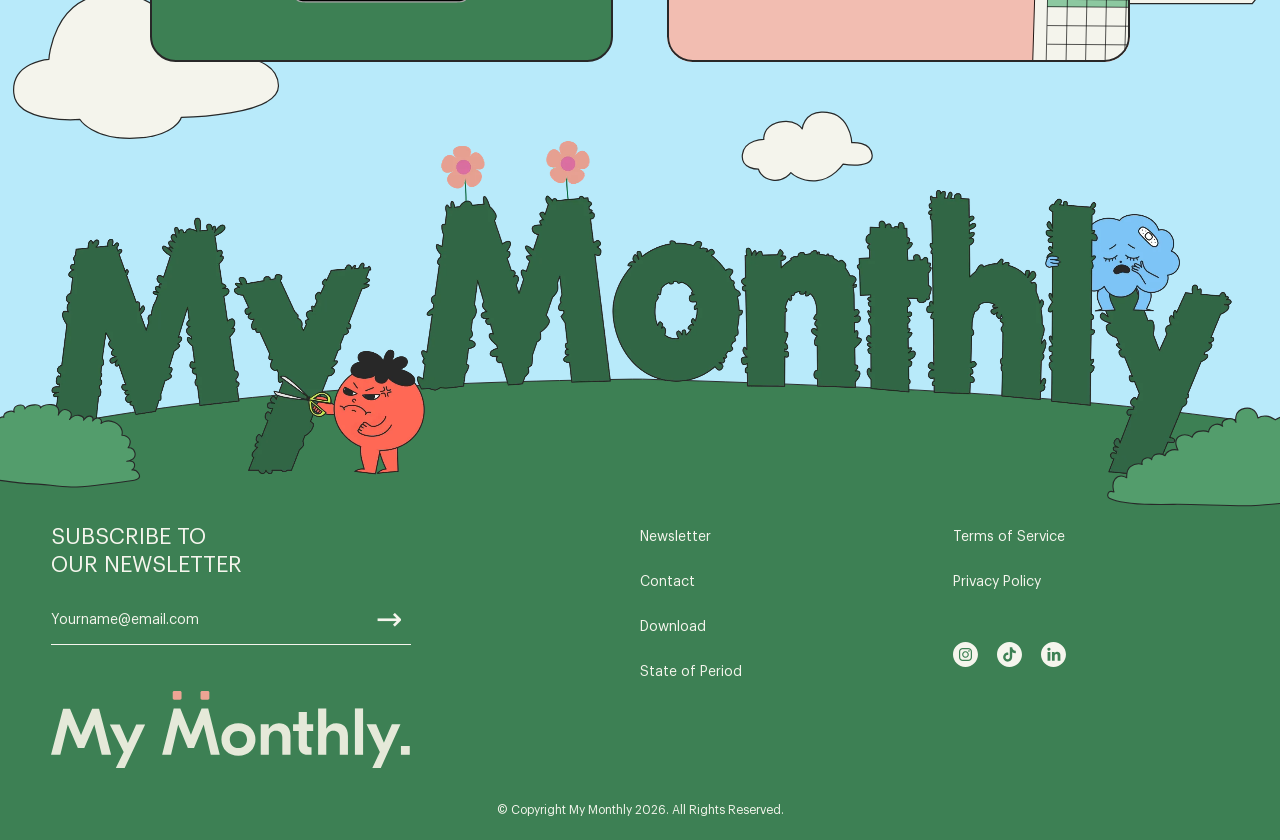
<file: press.html>
<!doctype html>
<html lang="en">
<head>
  <meta charset="utf-8">
  <meta name="viewport" content="width=device-width, initial-scale=1, viewport-fit=cover">
  <meta name="description" content="Catch up on My Monthly Scoop: news, app updates and events. Subscribe for one monthly email of essentials.">
  <title>Newsletter — My Monthly</title>
  <link rel="icon" type="image/svg+xml" href="./assets/icons/favicon.svg">
  <link rel="stylesheet" href="./styles/shared.css">
  <link rel="stylesheet" href="./styles/press/index.css">
  <script type="module" src="./scripts/press/index.js"></script>
</head>
<body class="press-page">
  <a class="skip-link" href="#main">Skip to content</a>
  <div id="site-header"></div>
  <main id="main" tabindex="-1"></main>
  <div id="site-footer"></div>
  <noscript><p>Read the latest My Monthly news on <a href="https://www.linkedin.com/company/your-monthly/">LinkedIn</a>.</p></noscript>
</body>
</html>
</file>
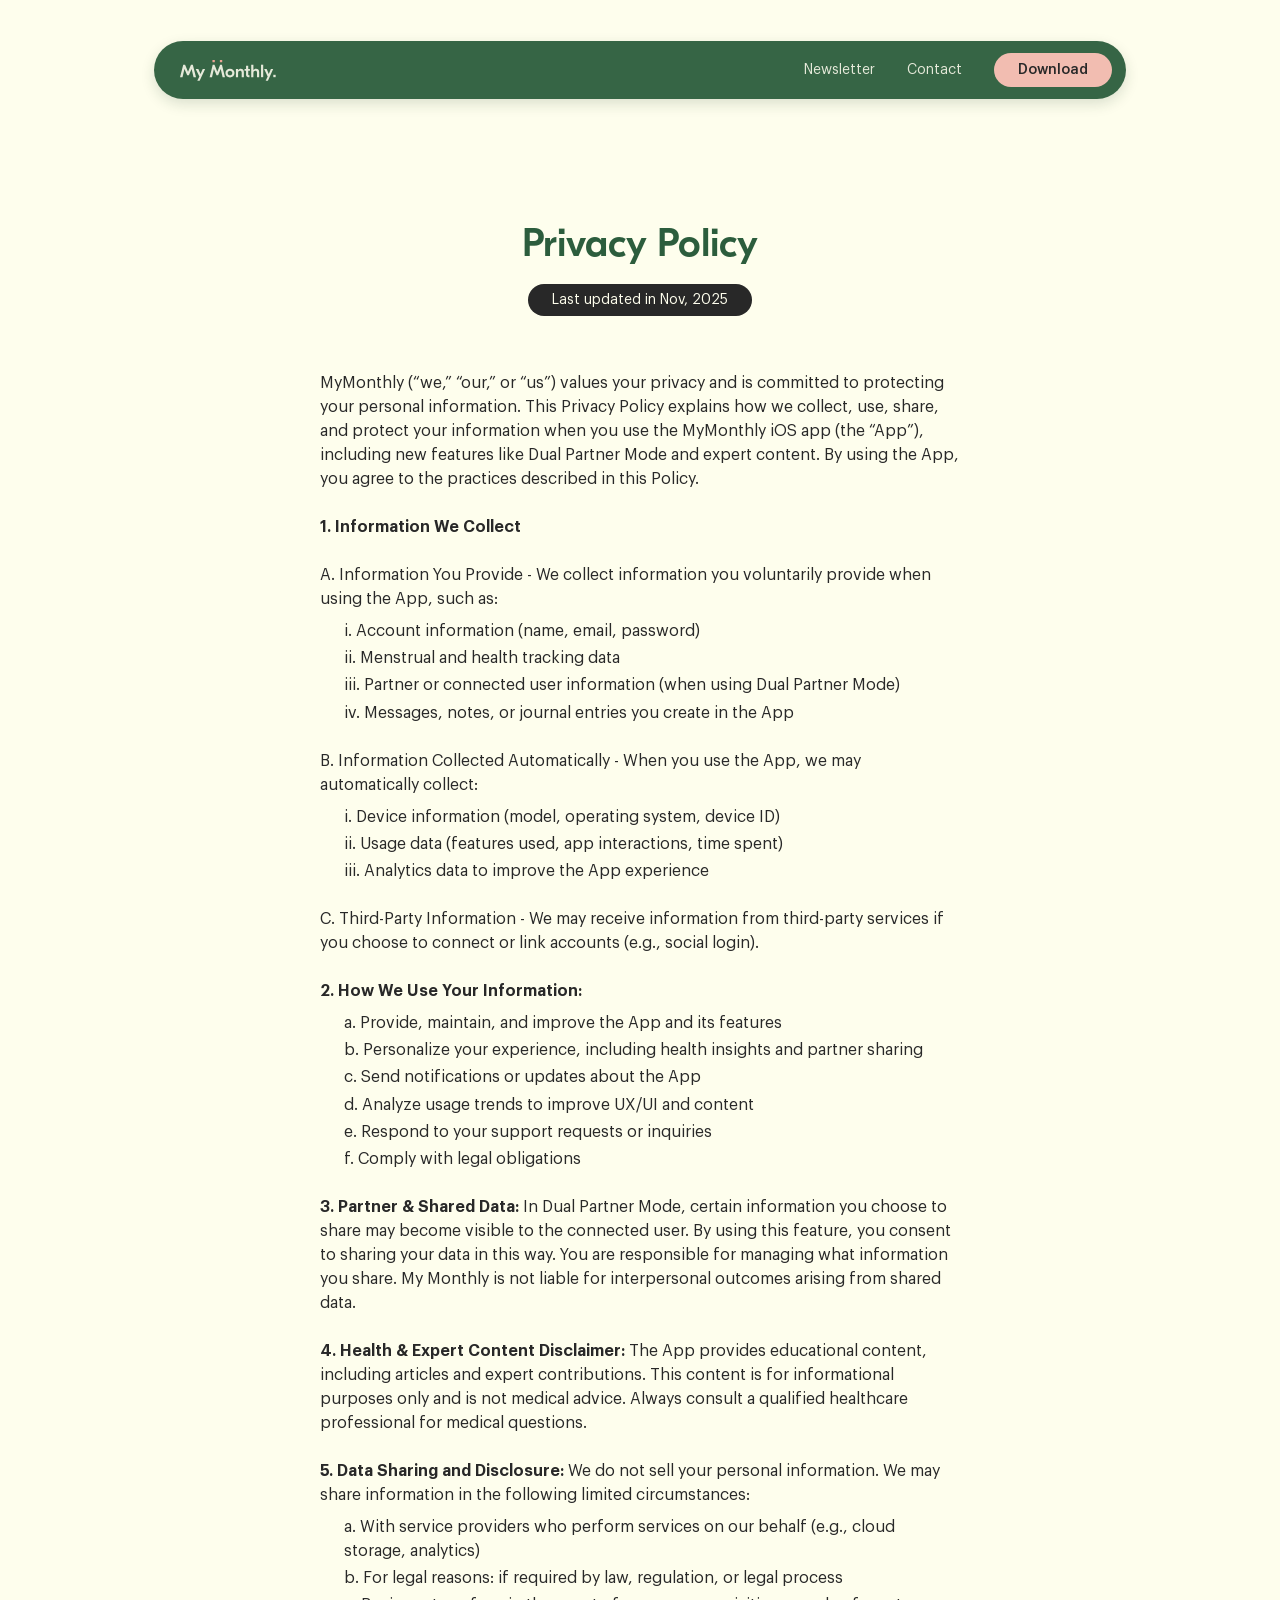
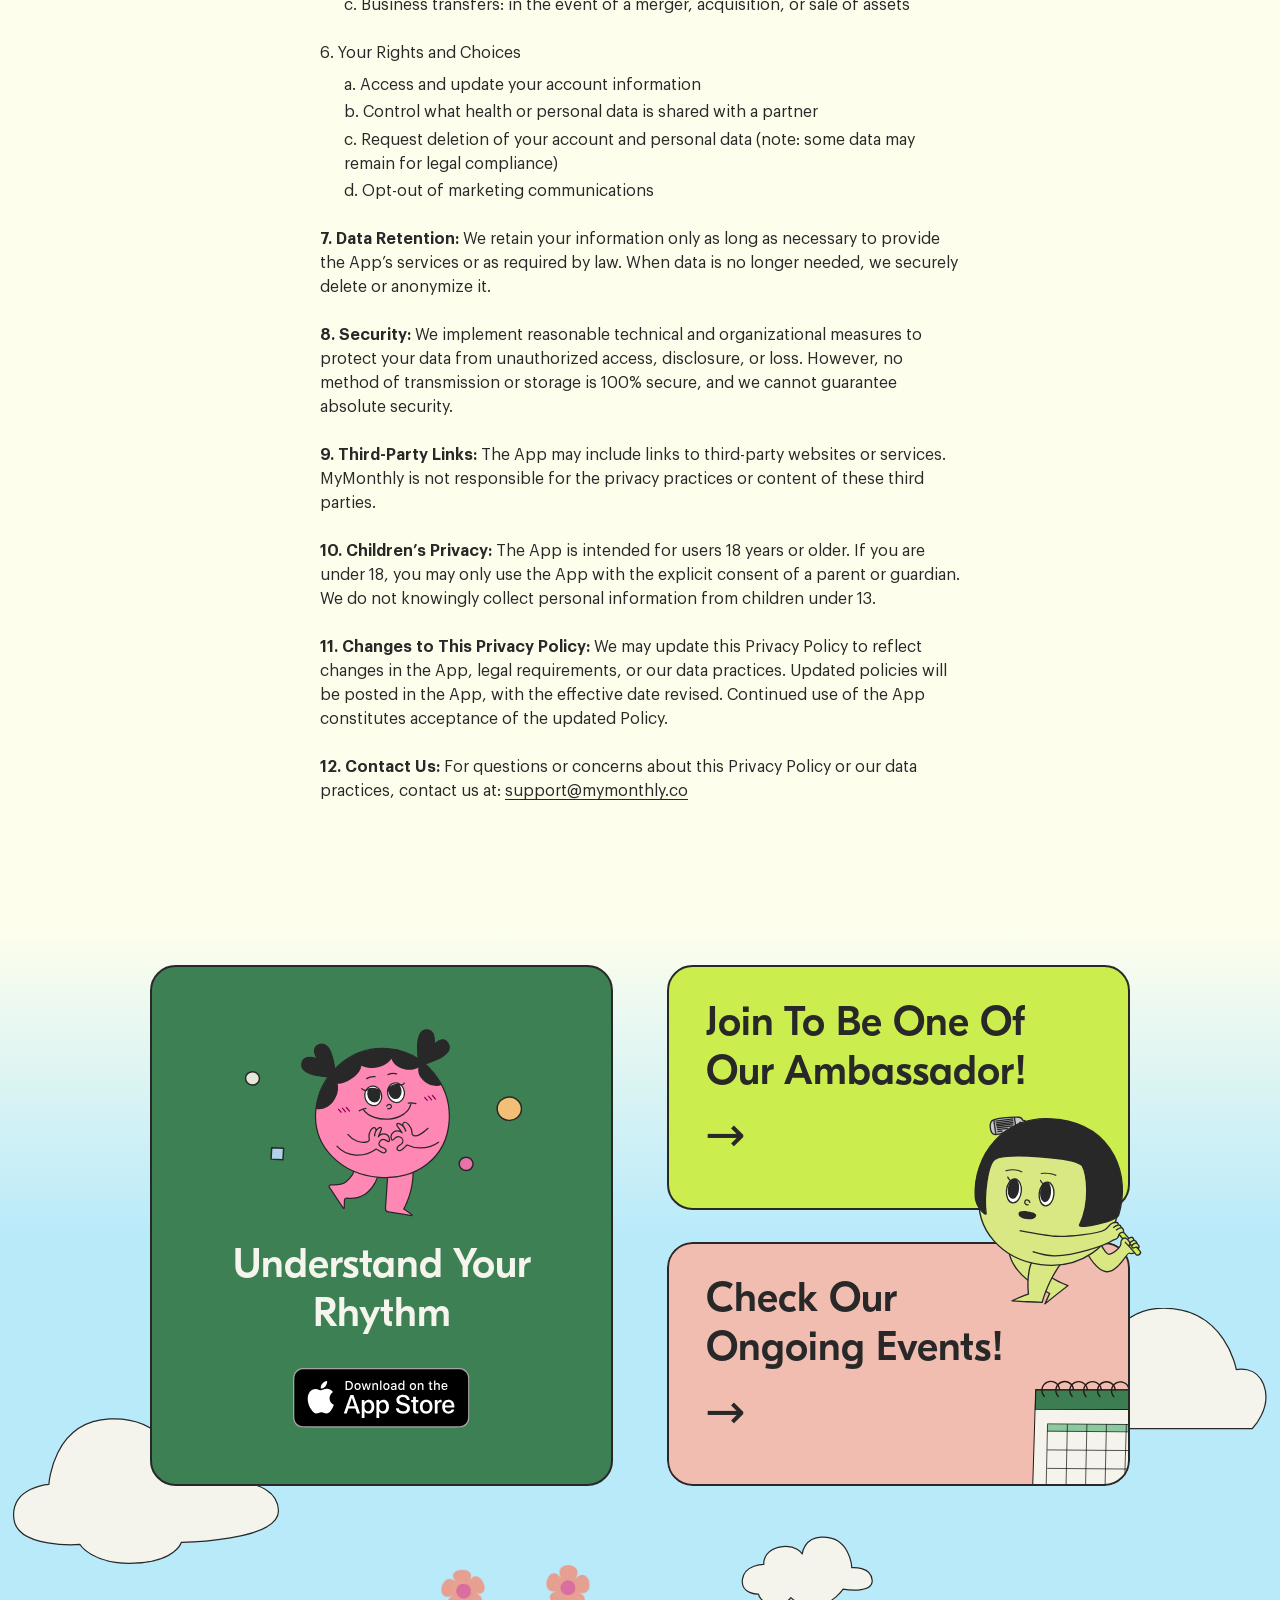
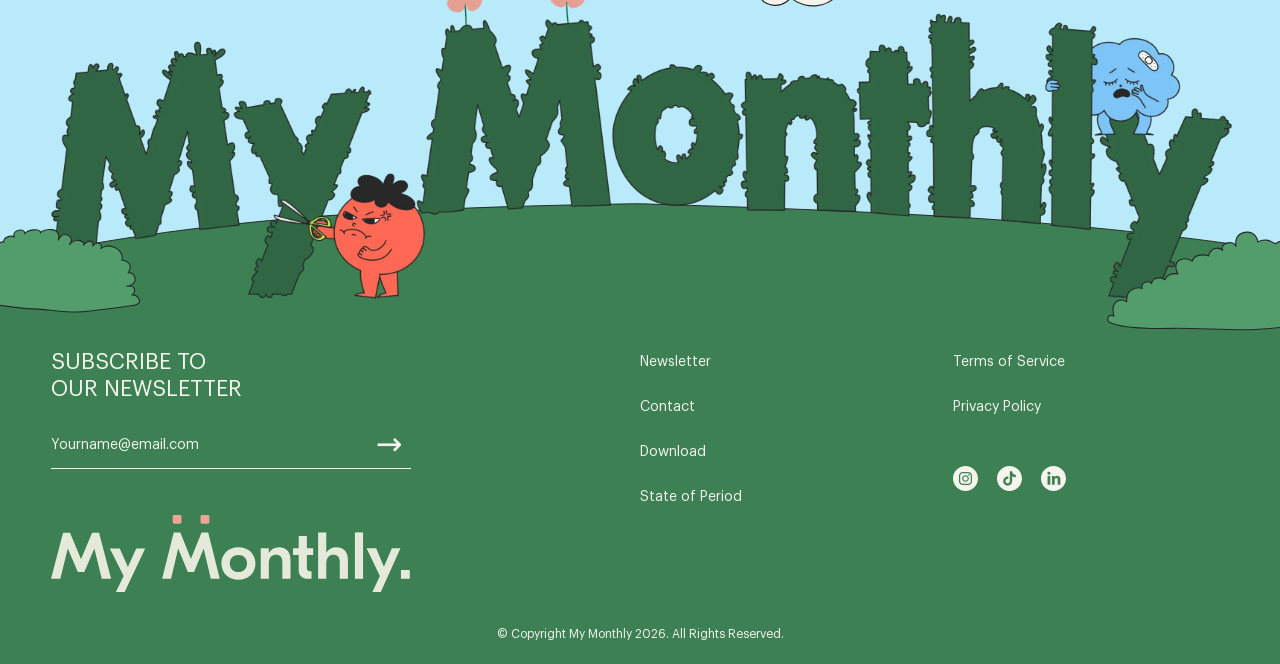
<file: privacy-policy.html>
<!doctype html>
<html lang="en">
<head>
  <meta charset="utf-8">
  <meta name="viewport" content="width=device-width, initial-scale=1, viewport-fit=cover">
  <meta name="description" content="My Monthly Privacy Policy.">
  <title>Privacy Policy — My Monthly</title>
  <link rel="icon" type="image/svg+xml" href="./assets/icons/favicon.svg">
  <link rel="stylesheet" href="./styles/shared.css">
  <link rel="stylesheet" href="./styles/privacy-policy/index.css">
  <script type="module" src="./scripts/privacy-policy/index.js"></script>
</head>
<body class="legal-page">
  <a class="skip-link" href="#main">Skip to content</a>
  <div id="site-header"></div>
  <main id="main" tabindex="-1"></main>
  <div id="site-footer"></div>
  <noscript><p>Please enable JavaScript to read the Privacy Policy, or contact <a href="mailto:support@mymonthly.co">support@mymonthly.co</a> for a copy.</p></noscript>
</body>
</html>
</file>
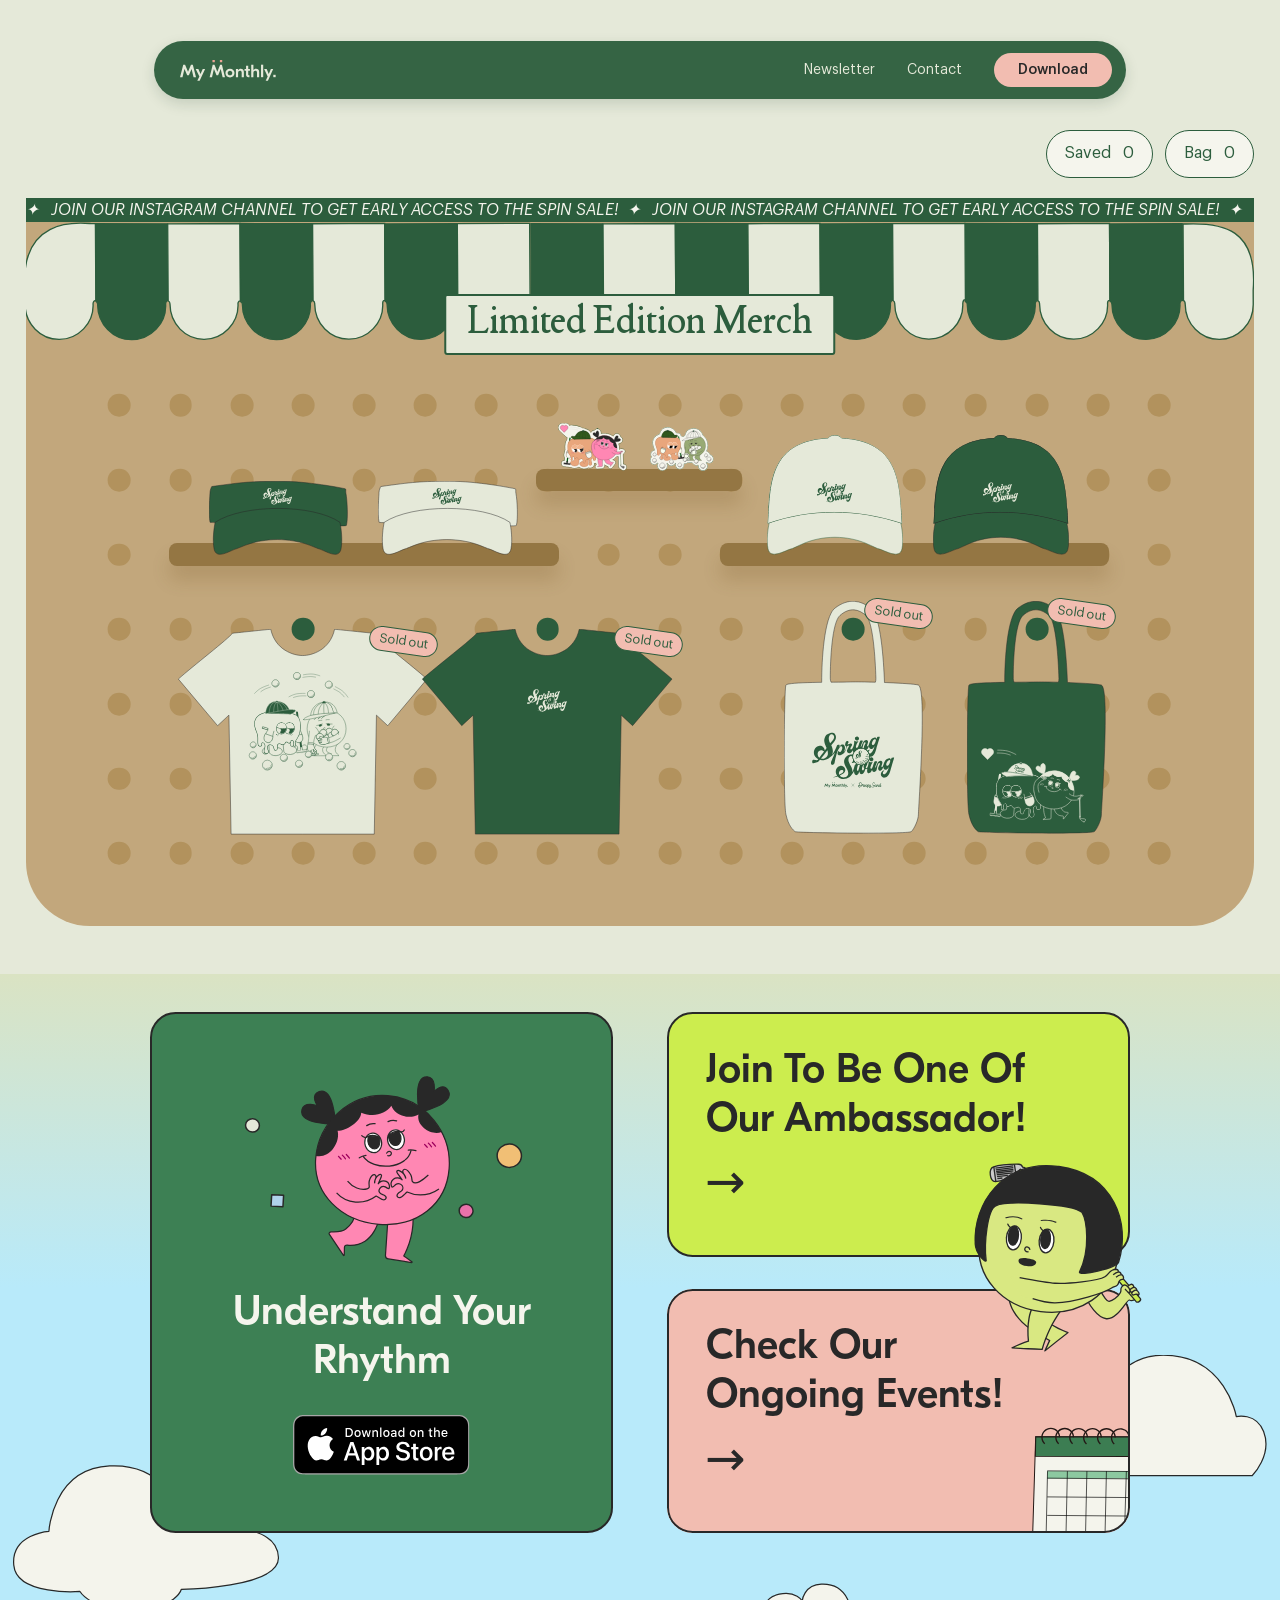
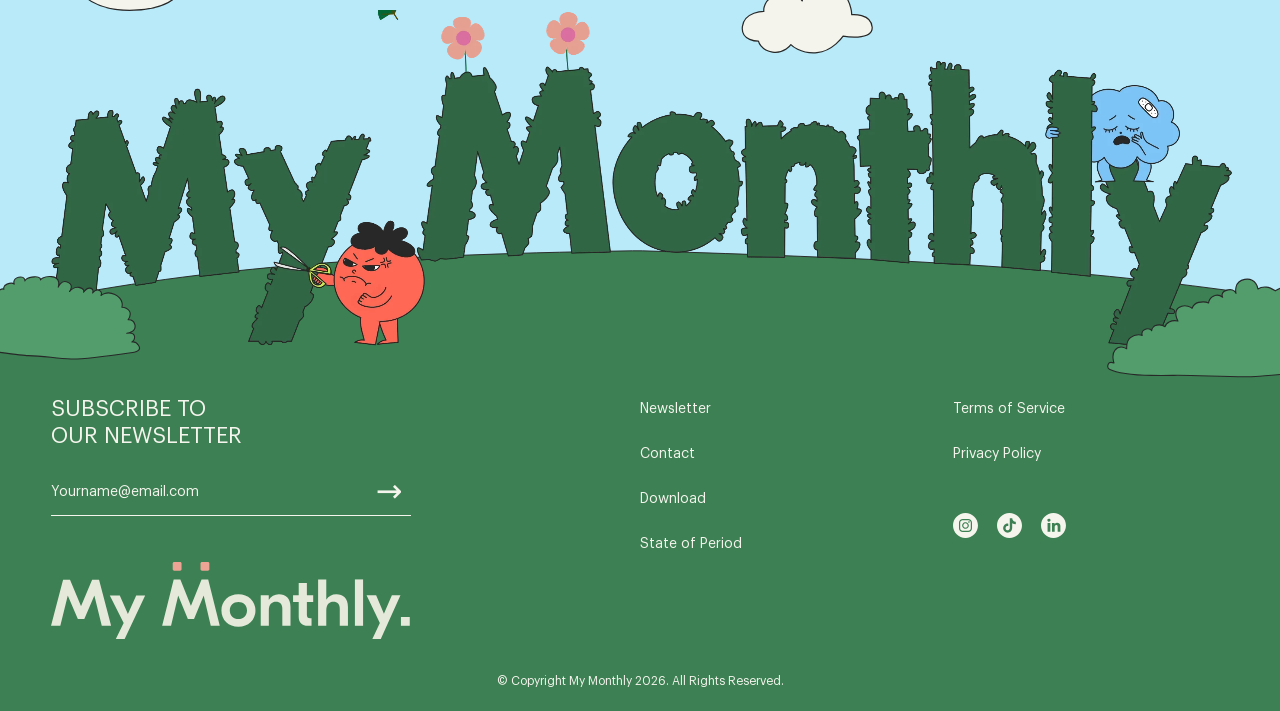
<file: shop.html>
<!doctype html>
<html lang="en">
<head>
  <meta charset="utf-8">
  <meta name="viewport" content="width=device-width, initial-scale=1, viewport-fit=cover">
  <meta name="description" content="Discover our latest limited edition My Monthly merch.">
  <title>Shop — My Monthly</title>
  <link rel="icon" type="image/svg+xml" href="./assets/icons/favicon.svg">
  <link rel="stylesheet" href="./styles/shared.css">
  <link rel="stylesheet" href="./styles/shop/index.css">
  <script type="module" src="./scripts/shop/index.js"></script>
</head>
<body class="shop-page">
  <a class="skip-link" href="#main">Skip to content</a>
  <div id="site-header"></div>
  <main id="main" tabindex="-1"></main>
  <div id="site-footer"></div>
  <noscript><p>Explore <a href="https://mymonthlymerch.myshopify.com/">My Monthly merch</a>. Enable JavaScript to view the featured collection.</p></noscript>
</body>
</html>
</file>
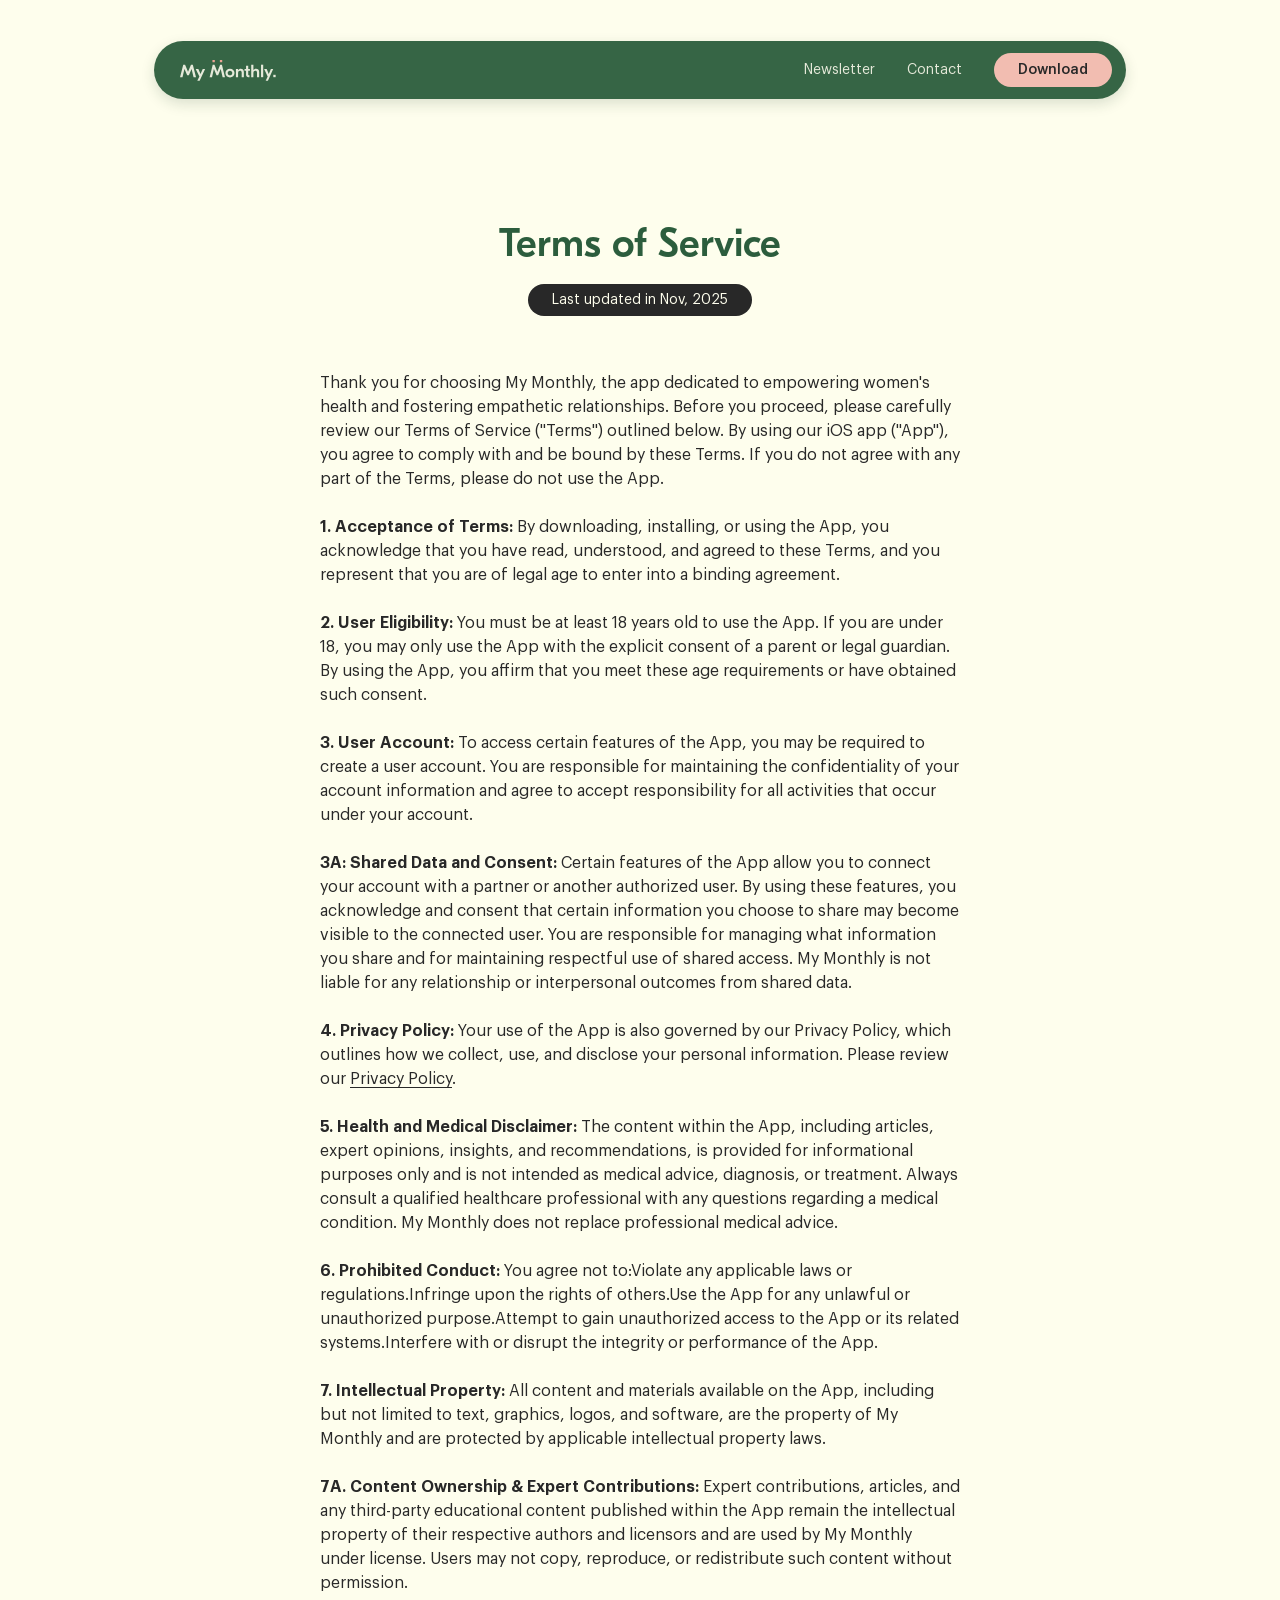
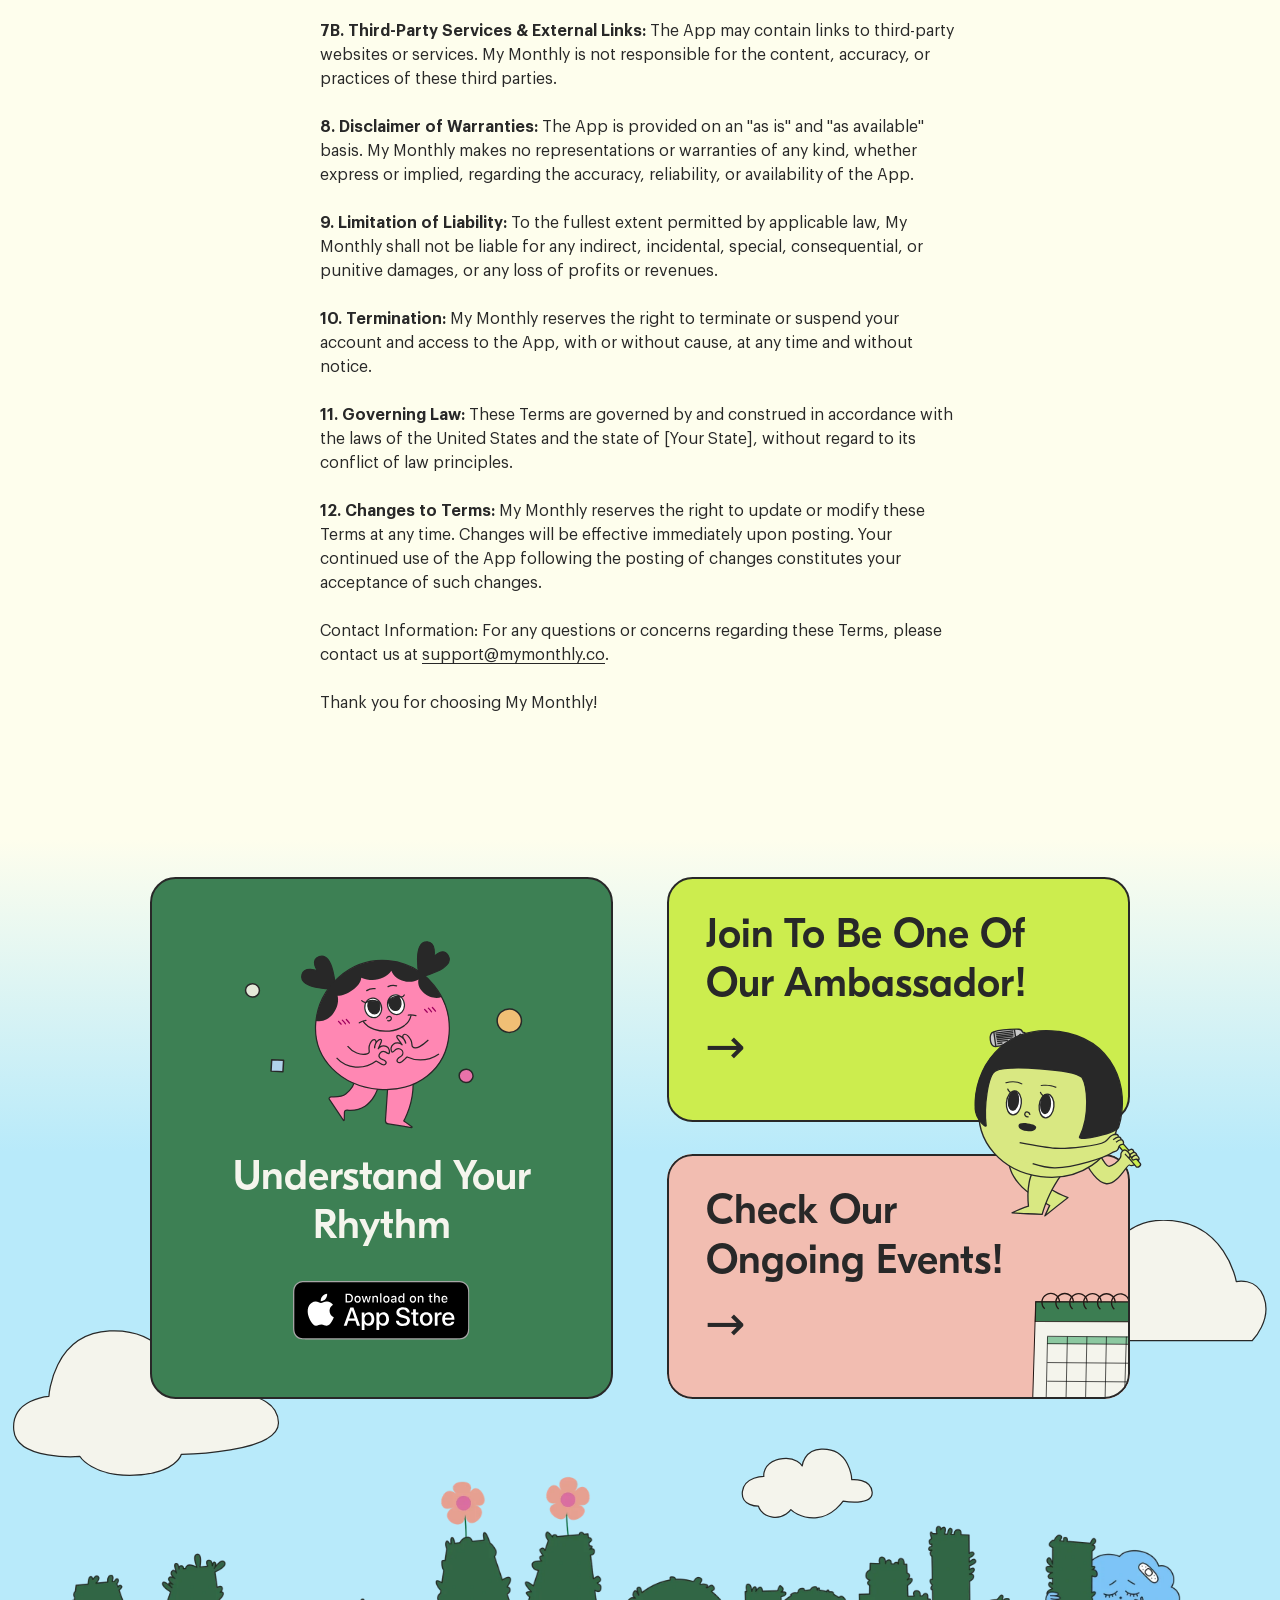
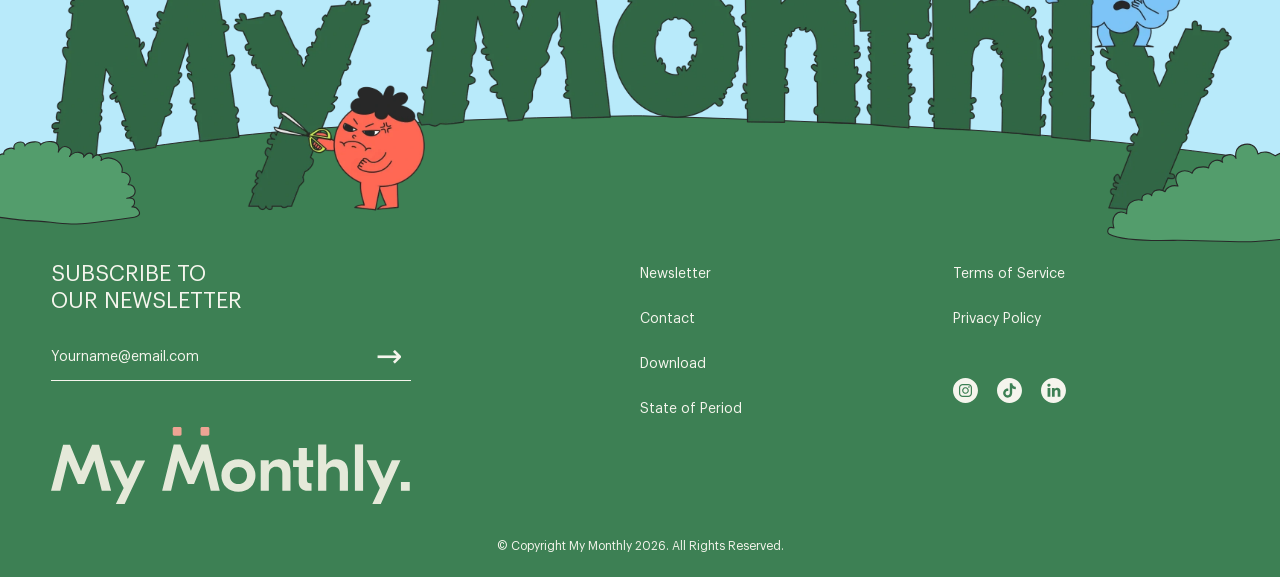
<file: terms-of-service.html>
<!doctype html>
<html lang="en">
<head>
  <meta charset="utf-8">
  <meta name="viewport" content="width=device-width, initial-scale=1, viewport-fit=cover">
  <meta name="description" content="My Monthly Terms of Service.">
  <title>Terms of Service — My Monthly</title>
  <link rel="icon" type="image/svg+xml" href="./assets/icons/favicon.svg">
  <link rel="stylesheet" href="./styles/shared.css">
  <link rel="stylesheet" href="./styles/terms-of-service/index.css">
  <script type="module" src="./scripts/terms-of-service/index.js"></script>
</head>
<body class="legal-page">
  <a class="skip-link" href="#main">Skip to content</a>
  <div id="site-header"></div>
  <main id="main" tabindex="-1"></main>
  <div id="site-footer"></div>
  <noscript><p>Please enable JavaScript to read the Terms of Service, or contact <a href="mailto:support@mymonthly.co">support@mymonthly.co</a> for a copy.</p></noscript>
</body>
</html>
</file>
<file: styles/shared.css>
/* 目录：1. 基础变量与字体 2. 重置与文字 3. 布局 4. 共享组件 5. 滚动换色
   加载顺序集中维护；页面专属样式另行加载。 */
@import "./foundations/tokens.css";
@import "./foundations/fonts.css";
@import "./foundations/reset.css";
@import "./foundations/typography.css";
@import "./foundations/layout.css";
@import "../components/footer/footer.css";
@import "../components/pre-footer/pre-footer.css";
@import "../components/menu-bar/menu-bar.css";

@import "./scroll-background.css";
</file>
<file: styles/home/index.css>
/* 目录：1. Hero 分区 2. User comments 分区 3. 共享 FAQ
   页面样式入口；新增分区后在这里登记。先加载 styles/shared.css。 */
@import "./hero.css";
@import "./user-comments.css";
@import "../../components/faq/faq.css";
</file>
<file: event/the-state-of-the-period/styles/page.css>
/* 目录：1. 页面与桌面双栏 2. 报名表单 3. 品牌与说明 4. 手机布局
   按原网页实测，仅标题替换为用户指定的 Figma SVG。 */
/* 1. 页面与桌面双栏 */
.period-event { --font-period-serif: "Bona Nova", Georgia, serif; background: var(--color-period-red); }
.period-landing { display: grid; grid-template-columns: 1fr 1fr; align-items: stretch; }
.period-landing__photo { width: 100%; height: 100%; min-height: 0; object-fit: cover; border-radius: 24px; }
.period-landing__panel { min-width: 0; display: flex; flex-direction: column; align-items: center; justify-content: space-between; border-radius: 24px; color: var(--color-period-red); background: var(--color-morning-fog); }
.period-landing__heading { width: 100%; text-align: center; }
.period-landing__heading h1 { display: grid; place-items: center; width: 72%; height: 10vw; margin: 10vw auto 0; }
.period-landing__heading h1 img { width: 84%; height: auto; }
.period-landing__subtitle { margin: 2vw 0 8vw; font-size: 1.5vw; font-style: italic; line-height: 1.2; text-transform: uppercase; }
.period-landing__consent { width: 92%; margin: 0 0 3.2vw; font-size: .75rem; font-weight: 300; line-height: 1.4; text-align: center; }
/* 2. 报名表单 */
.period-registration { width: 72%; margin-bottom: 3.2vw; }
.period-registration__form[hidden] { display: none; }
.period-registration__form { display: flex; flex-direction: column; align-items: center; }
.period-registration__form input, .period-registration__form select { display: block; width: 100%; min-width: 0; height: 38px; margin: 0 0 10px; padding: 8px 12px; border: 0; border-bottom: 1px solid currentColor; border-radius: 0; color: inherit; background: transparent; font-family: var(--font-period-serif); font-size: var(--text-small); line-height: 20px; }
.period-registration__form input::placeholder { color: inherit; opacity: 1; }
.period-registration__select { position: relative; width: 100%; }
.period-registration__form select { appearance: none; padding-right: 26px; }
.period-registration__select::after { content: ''; position: absolute; right: 5px; top: 14px; width: 6px; height: 6px; border-right: 1px solid currentColor; border-bottom: 1px solid currentColor; transform: rotate(45deg); pointer-events: none; }
.period-registration__form button { margin-top: 20px; padding: 9px 60px; border: 0; color: var(--color-white); background: var(--color-period-red); font-family: var(--font-period-serif); font-size: var(--text-small); line-height: 20px; cursor: pointer; }
.period-registration__form button:hover { background: var(--color-period-dark); }
.period-registration__form button:disabled { opacity: .6; cursor: wait; }
.period-registration :focus-visible { outline: 2px solid var(--color-period-red); outline-offset: 4px; }
.period-registration__status { margin: 16px 0 0; font-size: var(--text-small); }
.period-registration__status:empty { display: none; }
/* 3. 品牌与说明 */
.period-about { display: flex; flex-direction: column; align-items: center; color: var(--color-morning-fog); }
.period-about__brands { width: 52%; margin: 6vw 0 5vw; }
.period-about__copy { width: 72%; margin-bottom: 8vw; font-family: var(--font-period-serif); font-size: 2.6vw; line-height: 1.25; }
.period-about__copy p { margin: 0; }
.period-about__copy p + p { margin-top: 1.25em; }
/* 4. 手机布局：与原站相同，表单在前，照片在后。 */
@media (max-width: 991px) {
  .period-landing__consent { font-size: .6875rem; }
  .period-about__copy { width: 80%; }
}
@media (max-width: 479px) {
  .period-landing { display: flex; flex-direction: column-reverse; }
  .period-landing__photo { width: 100%; height: auto; aspect-ratio: 1; object-position: 50% 0%; }
  .period-landing__heading h1 { width: 80%; height: 12vh; margin-top: 16vh; }
  .period-landing__heading h1 img { width: 100%; }
  .period-landing__subtitle { margin: 2.8vh 0 10vh; font-size: 2vh; }
  .period-registration { margin-bottom: 4vh; }
  .period-landing__consent { width: 88%; margin-bottom: 3.2vh; font-size: .53125rem; }
  .period-about__brands { width: 80%; margin: 10vw 0 8vw; }
  .period-about__copy { width: 86%; margin-bottom: 12vw; font-size: 2.8vh; }
}
</file>
<file: styles/ambassador/index.css>
/* 目录：1. 页面与首屏 2. 跑马灯 3. 文件夹滚动 4. Perks 5. 固定入口 6. 手机与减少动画 */
/* 1. 页面与首屏 */
.ambassador-page { background:var(--color-before-dawn); }
.ambassador-page #main { overflow:clip; }
.amb-program h2,.amb-perks h2 { font-family:"BBH Sans Bogle", "GT Eesti Display", sans-serif; font-weight:400; text-transform:uppercase; letter-spacing:.02em; }
.amb-hero { height:min(72.1vw,calc(100svh - 116px)); max-height:1246px; min-height:650px; background:var(--color-blue); position:relative; overflow:clip; }
.amb-hero__title { position:absolute; width:min(58.26%,calc((100svh - 116px)*.824)); max-width:1007px; aspect-ratio:1007 / 831; left:50%; top:12%; transform:translateX(-50%); }
.amb-hero__part { position:absolute; height:auto; }
.amb-hero__cloud { position:absolute; height:auto; pointer-events:none; }
.amb-hero__cloud--top { width:min(25.1%,35svh); top:6.2%; right:-2%; transform:translate3d(var(--cloud-pointer-x,0px),calc(var(--cloud-scroll,0px) + var(--cloud-pointer-y,0px)),0) rotate(9.98deg); }
.amb-hero__cloud--left { width:min(20.1%,28svh); top:39%; left:-2.2%; transform:translate3d(var(--cloud-pointer-x,0px),calc(var(--cloud-scroll,0px) + var(--cloud-pointer-y,0px)),0) scaleX(-1); }
.amb-hero__cloud--bottom { width:min(18.03%,25svh); top:68.7%; right:-3%; transform:translate3d(var(--cloud-pointer-x,0px),calc(var(--cloud-scroll,0px) + var(--cloud-pointer-y,0px)),0) scaleY(-1); }
.amb-hero__friend { position:absolute; width:min(13.65%,19.5svh); left:calc(50% - min(40vw,53svh)); top:67.8%; transform:translate3d(var(--cloud-pointer-x,0px),calc(var(--cloud-scroll,0px) + var(--cloud-pointer-y,0px)),0) rotate(-4.88deg); pointer-events:none; }
.amb-hero__friend-body { width:100%; height:auto; }
.amb-hero__eyes { position:absolute; width:22%; left:48%; top:27%; transform:translate(var(--eye-x,0px),var(--eye-y,0px)) rotate(-4deg); }
.amb-hero__eyes img { width:100%; height:auto; }
.amb-apply { display:flex; align-items:center; justify-content:center; min-height:48px; padding:12px 24px; background:var(--color-lighter-sunset); color:var(--color-before-dawn); border:2px solid var(--color-before-dawn); border-radius:100px; text-decoration:none; line-height:1.1; transition:background .18s, transform .18s; }
.amb-apply:hover { background:var(--color-sunset-blush); transform:translateY(-2px); }
.amb-apply:focus-visible,.amb-perk__paper:focus-visible { outline:3px solid var(--color-before-dawn); outline-offset:4px; }
.amb-hero__apply { position:absolute; left:50%; top:82.5%; transform:translateX(-50%); width:min(32.1%,46svh); font-size:clamp(20px, 3.5svh, 44px); }
.amb-hero__apply:hover { transform:translate(-50%,-2px); }
/* 2. 跑马灯 */
.amb-marquee { position:relative; background:var(--color-darker-green); color:var(--color-white); overflow:hidden; }
.amb-marquee>a { color:inherit; text-decoration:none; display:block; padding:10px 0; }
.amb-marquee__track { display:flex; width:max-content; animation:amb-marquee 40s linear infinite; }
.amb-marquee__group { display:flex; flex-shrink:0; gap:16px; align-items:center; padding-right:16px; }
.amb-marquee__group span { white-space:nowrap; text-transform:uppercase; font-style:italic; font-size:var(--text-small); }
.amb-marquee__group img { width:14px; height:auto; }
@keyframes amb-marquee { to { transform:translateX(-50%); } }
/* 3. 文件夹滚动；不接管 wheel/touch，所有阶段使用原生纵向滚动 */
.amb-content { background:var(--color-before-dawn); }
.amb-program { position:relative; height:auto; }
.amb-program__sticky { height:100svh; position:sticky; top:0; display:flex; align-items:center; padding:90px 0 120px; overflow:clip; }
.amb-program__track { display:flex; flex-shrink:0; gap:10vw; align-items:center; padding-left:var(--track-inset,7vw); will-change:transform; }
.amb-dossier { position:relative; width:min(86vw,calc((100svh - 260px)*1.088),1320px); aspect-ratio:1531 / 1408; flex-shrink:0; container-type:inline-size; }
.amb-dossier__pink { position:absolute; width:40.683%; height:88.398%; top:.632%; left:49.411%; background:var(--color-lighter-sunset); transform:rotate(-1.69deg); }
.amb-dossier__green { position:absolute; width:40.683%; height:88.398%; top:4.72%; right:2.821%; background:var(--color-picnic-date); }
.amb-dossier__clip { position:absolute; width:5.64%; height:auto; top:5%; left:10%; transform:rotate(-15.57deg); }
.amb-dossier__paper { position:absolute; left:3.7%; right:0; top:12.3%; bottom:8%; padding:8% 7.3% 5%; background:var(--color-linen-sheet); color:var(--color-darker-green); }
.amb-dossier h2,.amb-learning h2 { font-size:7.84cqw; line-height:1.15; margin:0; }
.amb-dossier__paper h2 { color:var(--color-picnic-date); max-width:90%; }
.amb-dossier__paper ul { margin-top:5%; padding-left:5%; font-size:2.88cqw; line-height:1.3; }
.amb-dossier__paper li { margin-bottom:1.4%; }
.amb-dossier__clip-front { position:absolute; width:2.64%; height:auto; top:7.85%; left:12%; transform:rotate(-15.57deg) scaleY(-1); }
.amb-dossier__cover { position:absolute; z-index:2; left:0; right:0; top:13%; height:87%; will-change:transform; }
.amb-dossier__cover-art { position:absolute; width:79.93%; height:auto; left:50%; top:50%; transform:translate(-50%,-50%) rotate(90deg); }
.amb-dossier__cover-copy { position:relative; height:100%; padding:11% 7.3% 8%; display:flex; flex-direction:column; justify-content:space-between; color:var(--color-linen-sheet); }
.amb-dossier__cover-copy h2 { max-width:100%; }
.amb-dossier__cover-copy p { font-size:2.88cqw; line-height:1.5; margin:0; color:var(--color-white); }
/* 原稿展开画布 2954.43×1224.167，底板有 66px 中缝重叠；不拉伸原 SVG。 */
.amb-learning { position:relative; flex-shrink:0; width:min(92vw,calc((100svh - 260px)*2.4134),2200px); aspect-ratio:2954.43 / 1224.167; container-type:inline-size; }
.amb-learning__folder { position:absolute; top:0; width:51.117%; height:auto; }
.amb-learning__folder--left { left:0; }
.amb-learning__folder--right { right:0; }
.amb-learning__back-sheet { position:absolute; z-index:1; width:18.418%; height:88.785%; background:var(--color-lighter-sunset); transform-origin:0 0; }
.amb-learning__back-sheet--left { left:5.992%; top:7.71%; transform:rotate(-1.687deg); }
.amb-learning__back-sheet--right { left:76.072%; top:6.711%; transform:rotate(1.645deg); }
.amb-learning__sheet { position:absolute; z-index:2; top:2.756%; left:9.179%; width:40.821%; height:94.531%; background:var(--color-morning-fog); color:var(--color-darker-green); padding:3.107cqw 2.535cqw 2.8cqw 3.391cqw; box-shadow:-.292cqw .583cqw .583cqw rgba(0,0,0,.15); }
.amb-learning__sheet+.amb-learning__sheet { left:50%; background:linear-gradient(90deg,#e2e2d3,transparent 13.61%),var(--color-morning-fog); box-shadow:.292cqw .583cqw .583cqw rgba(0,0,0,.15); }
.amb-learning h2 { font-size:4.062cqw; color:var(--color-picnic-date); margin:0; max-width:90.08%; }
.amb-learning ul { font-size:1.489cqw; line-height:1.5; padding-left:2.234cqw; margin:0; }
.amb-learning__sheet:first-of-type ul { position:absolute; left:3.391cqw; right:2.535cqw; top:15.421cqw; }
.amb-learning li { margin-bottom:.745cqw; }
.amb-learning__end { position:absolute; left:12.26%; top:74.74%; width:62.51%; margin:0; font-size:1.489cqw; line-height:1.5; font-style:normal; }
/* 4. Perks */
.amb-perks { position:relative; padding:8vw 0 23vw; overflow:clip; }
.amb-perks__pattern { position:absolute; width:105%; max-width:none; height:auto; top:0; left:-2.5%; pointer-events:none; }
.amb-perks__pattern--phone-top,.amb-perks__pattern--phone-bottom { display:none; }
.amb-perks__board { position:relative; width:71%; margin:auto; padding:3% 3% 5%; background:var(--color-picnic-date); border:clamp(10px,2vw,34px) solid var(--color-ambassador-folder); border-radius:24px; outline:2px solid var(--color-before-dawn); box-shadow:inset 0 0 0 2px var(--color-before-dawn); transform:rotate(-1.14deg); container-type:inline-size; }
.amb-perks__board>h2 { margin:0 0 5%; color:var(--color-white); text-align:center; font-size:10.4cqw; line-height:1.1; }
.amb-perks__notes { display:grid; grid-template-columns:1fr 1fr; gap:8% 7%; padding:0 3%; }
.amb-perk { position:relative; }
.amb-perk--0 { grid-column:1/-1; width:46.5%; justify-self:center; }
.amb-perk__paper { padding:12% 10% 10%; min-height:100%; background:var(--color-linen-sheet); color:var(--color-before-dawn); border:2px solid var(--color-before-dawn); border-radius:3px; text-align:center; transform-origin:50% 0; transition:transform .38s cubic-bezier(.2,.8,.2,1); }
.amb-perk--0 .amb-perk__paper { transform:rotate(.2deg); }
.amb-perk--1 .amb-perk__paper { transform:rotate(-.6deg); }
.amb-perk--2 .amb-perk__paper { transform:rotate(.4deg); }
.amb-perk__paper:hover,.amb-perk__paper:focus-visible { transform:rotate(-3deg); }
.amb-perk:nth-child(2) .amb-perk__paper:hover,.amb-perk:nth-child(2) .amb-perk__paper:focus-visible { transform:rotate(3deg); }
.amb-perk__icon { width:31%; height:auto; margin:0 auto 10%; }
.amb-perk h3 { font-family:var(--font-body); font-size:2.87cqw; line-height:1.2; font-weight:500; text-transform:uppercase; margin:0 0 5%; }
.amb-perk p { font-size:2.08cqw; line-height:1.4; margin:0; }
.amb-perk__pin { position:absolute; width:14%; height:auto; top:0; left:50%; transform:translate(-50%,-65%) rotate(16deg); pointer-events:none; }
.amb-perks__ground { position:absolute; width:124%; max-width:none; height:auto; left:-6%; top:calc(100% - 7vw); pointer-events:none; }
.amb-perks__blue { position:absolute; width:28%; height:auto; left:6.8%; bottom:-1.8vw; pointer-events:none; }
.amb-character { position:absolute; width:29%; height:auto; right:7%; bottom:2vw; pointer-events:none; }
/* 5. 固定入口：抵达 Footer 顶部后停靠，页脚后不额外占位 */
.amb-actions-anchor { position:relative; height:76px; background:var(--color-picnic-date); }
.amb-actions { position:fixed; z-index:45; bottom:0; left:0; right:0; padding:8px 14px calc(8px + env(safe-area-inset-bottom)); background:var(--color-picnic-date); display:grid; grid-template-columns:1fr 1fr; gap:12px; }
.amb-actions.is-docked { position:absolute; top:0; bottom:auto; }
.amb-actions .amb-apply { font-size:clamp(14px, 1.6vw, 28px); }
.amb-apply--linen { background:var(--color-linen-sheet); }
.amb-apply--linen:hover { background:var(--color-darker-linen); }
body:has(.site-header.is-open) .amb-actions { visibility:hidden; }
/* 6. 手机与减少动画 */
@media(min-width:768px) {
  .amb-hero__cloud,.amb-hero__friend { scale:.6; }
}
@media(max-width:767px) {
  .amb-hero { height:calc(100svh - 116px); min-height:550px; max-height:850px; }
  .amb-hero__title { width:92.7%; height:auto; max-width:none; top:24%; }
  .amb-hero__apply { width:69%; top:74%; font-size:var(--text-larger); }
  .amb-hero__cloud--top { width:33%; top:6%; right:-11%; }
  .amb-hero__cloud--left { width:24%; top:22%; left:-5%; }
  .amb-hero__cloud--bottom { width:24%; top:86%; right:0; }
  .amb-hero__friend { width:19.5%; left:5%; top:83%; }
  .amb-marquee__group span { font-size:var(--text-small); }
  .amb-dossier { width:88.64vw; min-height:0; }
  .amb-dossier__cover-copy p { font-size:3.368cqw; line-height:1.4; }
  .amb-dossier__paper ul { font-size:2.88cqw; }
  .amb-learning { width:220vw; }

  .amb-program__track { gap:8vw; }
  /* 手机原稿 403px：两组独立 pattern、285px 木框、单列纸张与底部角色。 */
  .amb-perks { padding:6.73vw 0 18vw; }
  .amb-perks__pattern--desktop { display:none; }
  .amb-perks__pattern--phone-top { display:block; width:104.89%; left:-1.916%; top:0; }
  .amb-perks__pattern--phone-bottom { display:block; width:104.89%; left:.56%; top:67.89vw; transform:rotate(180deg); }
  .amb-perks__board { width:70.74%; padding:5.8vw 0 6.8vw; border-width:2.03vw; border-radius:2.39vw; outline-width:1px; box-shadow:inset 0 0 0 1px var(--color-before-dawn); }
  .amb-perks__board>h2 { font-size:10.42cqw; margin-bottom:6vw; }
  .amb-perks__notes { grid-template-columns:1fr; gap:8vw; padding:0 18.64%; }
  .amb-perk--0 { width:100%; }
  .amb-perk__paper { padding:12.2% 10.7% 9.3%; min-height:37.8vw; border-width:1.273px; }
  .amb-perk--0 .amb-perk__paper { min-height:41.15vw; }
  .amb-perk__icon { width:28%; margin-bottom:8%; }
  .amb-perk h3 { font-size:4.74cqw; }
  .amb-perk p { font-size:3.43cqw; }
  .amb-perks__blue { width:27.81%; left:7.08%; bottom:-2.42vw; }
  .amb-character { width:28.77%; right:8.04%; bottom:3.75vw; }
  .amb-actions { gap:6px; padding-left:6px; padding-right:6px; }
  .amb-actions .amb-apply { padding:12px 6px; font-size:var(--text-small); }
}
@media(max-height:580px) and (min-width:768px) { .amb-dossier { width:58vw; } .amb-learning { width:92vw; } }
@media(prefers-reduced-motion:reduce) {
  .amb-marquee__track { animation:none; }
  .amb-apply,.amb-perk__paper { transition:none; }
  .amb-perk__paper:hover,.amb-perk__paper:focus-visible { transform:none; }
  .amb-program { height:auto!important; padding:80px 0; }
  .amb-program__sticky { position:relative; height:auto; display:block; overflow:visible; }
  .amb-program__track { display:flex; flex-direction:column; padding:0 4vw; gap:50px; transform:none!important; }
  .amb-dossier { width:min(92vw,1100px); aspect-ratio:auto; padding-top:12%; display:flex; flex-direction:column; }
  .amb-dossier__paper { position:relative; inset:auto; padding:8%; }
  .amb-dossier__cover { position:relative; inset:auto; height:auto; margin-bottom:40px; }
  .amb-dossier__cover-art { display:none; }
  .amb-dossier__cover-copy { background:var(--color-ambassador-folder); padding:8%; border-radius:20px; gap:40px; }
  .amb-learning { width:min(92vw,1600px); }
  .amb-dossier__paper ul,.amb-dossier__cover-copy p { font-size:var(--text-body); }
  .amb-learning { display:grid; grid-template-columns:1fr; gap:32px; aspect-ratio:auto; padding:6%; background:var(--color-ambassador-folder); border-radius:20px; }
  .amb-learning__folder,.amb-learning__back-sheet { display:none; }
  .amb-learning__sheet,.amb-learning__sheet+.amb-learning__sheet { position:relative; inset:auto; width:100%; height:auto; padding:8%; }
  .amb-learning__sheet:first-of-type ul { position:static; }
  .amb-learning__end { position:static; width:auto; margin:24px 0 0; }
  .amb-learning h2 { font-size:clamp(30px,5vw,70px); }
  .amb-learning ul,.amb-learning__end { font-size:var(--text-body); }
}
</file>
<file: styles/preview/index.css>
/* 目录：1. 组件预览留白 2. 预览控件；不作为正式首页设计 */
.shell-preview { min-height: 66svh; padding: 180px 7vw 100px; color: var(--color-darker-green); }
.shell-preview__eyebrow { font-size: var(--text-caption); letter-spacing: .14em; }
.shell-preview h1 { font-size: var(--text-title); font-weight: 500; margin: 20px 0; }
.shell-preview > p:not(.shell-preview__eyebrow) { font-size: var(--text-small); }
.shell-preview__controls { display: flex; flex-wrap: wrap; gap: 24px; margin-top: 38px; }
.shell-preview__controls label { display: grid; gap: 8px; font-size: var(--text-caption); }
.shell-preview select { background: transparent; border: 1px solid var(--color-darker-green); border-radius: 4px; padding: 10px; color: inherit; }
@media(max-width: 767px) { .shell-preview { padding-top: 140px; min-height: 70svh; } }
</file>
<file: styles/contact/index.css>
/* 目录：1. 页面 2. 卡片 3. 表单 4. Q&A */
@import url('./cards.css');
@import url('./form.css');
@import "../../components/faq/faq.css";
/* 首帧就使用绿色，避免脚本挂载滚动换色时从默认底色渐入。 */
.contact-page { --page-background: var(--color-picnic-date); background-color: var(--page-background); }
</file>
<file: styles/download/index.css>
/* 目录：1. 共享 FAQ 2. 首屏 3. 手机 4. 减少动画 */
@import "../../components/faq/faq.css";
.download-page { background-color: var(--page-background, var(--color-picnic-date)); }
.download-hero { position: relative; isolation: isolate; overflow: hidden; min-height: 600px; height: 56vw; max-height: 968px; background: transparent; color: var(--color-morning-fog); }
.download-hero__pattern { position: absolute; z-index: -1; inset: 3vw 0 0; pointer-events: none; transform: translate3d(var(--pattern-x, 0vw), var(--pattern-y, 0vw), 0); }
.download-hero__pattern img { width: 100%; height: auto; max-width: none; transform: scale(1.05); }
.download-hero__copy { position: absolute; top: min(23.03vw, 398px); left: 11.5%; width: 43%; }
.download-hero__copy h1 { margin: 0; font-size: clamp(36px, 3.4vw, 72px); font-weight: 500; line-height: 1.25; }
.download-hero__badge { display: block; width: clamp(125px, 10.3vw, 179px); margin-top: 5vw; border-radius: 6px; }
.download-hero__badge img { width: 100%; height: auto; transition: transform 200ms ease, box-shadow 200ms ease; border-radius: 5px; }
.download-hero__badge:hover img, .download-hero__badge:focus-visible img { transform: translate(-.3vw, -.3vw); box-shadow: var(--shadow-app-download); }
.download-hero__badge:focus-visible { outline: 3px solid var(--color-morning-fog); outline-offset: 6px; }
.download-hero__phones { position: absolute; width: 43%; right: 4.5%; top: min(17.766vw, 307px); }
.download-hero__phones img { width: 100%; height: auto; }
.download-page .contact-faq { padding-block: clamp(70px, 10vw, 160px); }
/* 桌面按标注收短首屏；装饰在底部淡出，底色仍由整页滚动换色管理。 */
@media (min-width: 768px) {
  .download-hero__pattern { mask-image: linear-gradient(to bottom, #000 calc(100% - 8vw), transparent calc(100% - 3vw)); }
  .download-hero__phones { max-width: 744px; }
}
/* 3. 下载入口在插画上方；手机用独立素材。 */
@media (max-width: 767px) {
  .download-page .contact-faq { padding-block: clamp(32px, 12vw, 60px); }
  .download-hero { height: 255vw; min-height: 0; max-height: none; margin-bottom: -6vw;}
  .download-hero__copy { top: 42vw; left: 10%; width: 80%; text-align: center; }
  .download-hero__copy h1 { font-size: 9.3vw; max-width: 76%; margin-inline: auto; line-height: 1.2; }
  .download-hero__badge { width: 35vw; margin: 12vw auto 0; }
  .download-hero__phones { top: 117vw; right: 0; width: 100%; }
  .download-hero__pattern { inset: 0; transform: none; }
  .download-hero__pattern img { height: 100%; object-fit: cover; }
}
@media (prefers-reduced-motion: reduce) {
  .download-hero__pattern { transform: none; }
  .download-hero__badge img { transition: none; }
}

/* 版本号随徽章居中。 */
.download-hero__version { width: clamp(125px, 10.3vw, 179px); margin: 12px 0 0; text-align: center; font-size: var(--text-small); }
@media (max-width: 767px) { .download-hero__version { width: 35vw; margin-inline: auto; } }
</file>
<file: styles/event/index.css>
/* 目录：1. 活动索引待更新状态 */
.event-page { background: var(--color-linen-sheet); }
.event-intro { min-height: 75vh; padding: clamp(160px, 18vw, 280px) var(--page-gutter) 100px; text-align: center; color: var(--color-darker-green); }
.event-intro h1 { margin: 12px 0 28px; font-size: var(--text-title); font-weight: 500; }
.event-intro p { font-size: var(--text-body); line-height: var(--leading-body); }
.event-intro__eyebrow { font-size: var(--text-small); }
</file>
<file: styles/faq/index.css>
/* 目录：1. 复用 FAQ 2. 页面与标题 3. 加载状态和联系入口 4. 手机布局 */
@import "../../components/faq/faq.css";
/* 2. 页面与标题：与 Privacy Policy 共用背景色。 */
.faq-page { --pre-footer-base-bg: var(--color-article-cream); background: var(--color-article-cream); }
.contact-faq--full { padding: clamp(150px, 13vw, 200px) 0 40px; }
.full-faq__title { margin: 0; font-family: var(--font-heading); font-size: clamp(56px, 8vw, 120px); font-weight: 500; line-height: 1; }
.full-faq__questions { min-width: 0; }
.contact-faq--full .contact-faq__list { overflow-wrap: anywhere; }
/* 3. 状态与联系入口 */
.full-faq__status { margin: 0 0 20px; }
.full-faq__status:empty { display: none; }
.full-faq__retry { margin-bottom: 24px; padding: 10px 20px; border: 1px solid currentColor; border-radius: 999px; color: var(--color-darker-green); background: transparent; cursor: pointer; }
.full-faq__contact { padding-bottom: clamp(64px, 8vw, 120px); text-align: left; }
.full-faq__contact p { grid-column: 2; margin: 0; padding-inline: 28px; }
.full-faq__contact a { color: var(--color-darker-green); text-underline-offset: .2em; }
.full-faq__contact a:hover { opacity: .7; }
.full-faq__contact a:focus-visible, .full-faq__retry:focus-visible { outline: 2px solid var(--color-darker-green); outline-offset: 5px; }
/* 4. 与现有 FAQ 相同，991px 以下标题在上、问题在下。 */
@media (max-width: 991px) {
  .full-faq__title { margin-bottom: 36px; text-align: center; }
  .full-faq__contact p { padding-inline: 12px; }
}
@media (max-width: 767px) {
  .contact-faq--full { padding-top: 136px; padding-bottom: 28px; }
  .full-faq__title { margin-bottom: 32px; }
  .full-faq__contact p { padding-inline: 3.5vw; }
}
</file>
<file: styles/preview/pre-footer.css>
/* 目录：1. 对照预览工具栏 2. 手机说明 */
.pre-footer-test { padding: 140px var(--page-gutter) 28px; max-width: 1200px; margin-inline: auto; }
.pre-footer-test h1 { font-size: var(--text-title); margin: 0 0 16px; font-weight: 500; }
.pre-footer-test p { margin: 12px 0; }
.pre-footer-test__controls { display: flex; align-items: end; gap: 20px; flex-wrap: wrap; }
.pre-footer-test__controls label { display: grid; gap: 8px; }
.pre-footer-test__controls select, .pre-footer-test__controls button { min-height: 44px; padding: 8px 14px; color: var(--color-before-dawn); background: var(--color-morning-fog); border: 1px solid var(--color-darker-green); border-radius: 8px; font: inherit; }
.pre-footer-test__controls :focus-visible { outline: 3px solid var(--color-darker-green); outline-offset: 3px; }
.pre-footer-test__mobile { display: none; }
@media (max-width: 991px) { .pre-footer-test__mobile { display: block; } .pre-footer-test__controls { display: none; } }
</file>
<file: styles/press/index.css>
/* 目录：1. 页面和背景 2. 订阅区 3. 文件夹与卡片 4. 手机 5. 减少动画 */
.press-page { background: var(--color-linen-sheet); }
/* 共享天空渐变透明起点接续文件夹原色，桌面 / 手机一致。 */
.press-page .pre-footer { background-color: var(--color-press-folder); }
.press-archive { --archive-base-height: 82.1181vw; --archive-responsive-offset: 0px; --intro-space-extra: clamp(20px, 2vw, 40px); position: relative; isolation: isolate; overflow: hidden; height: calc(var(--archive-base-height) + 2 * var(--intro-space-extra)); color: var(--color-picnic-date); }
.press-archive__backdrop { position: absolute; z-index: -1; top: -.58vw; left: -1.03%; width: 104.6%; pointer-events: none; transform: translate3d(var(--pattern-x, 0vw), var(--pattern-y, 0vw), 0); }
.press-archive__backdrop img { width: 100%; max-width: none; }

/* 2. 使用现有字体、正文样式和订阅服务；标题保留原始矢量图。 */
.press-archive__signup { position: absolute; z-index: 10; top: 18.24vw; left: 50%; width: 55.48%; transform: translateX(-50%); text-align: center; }
.press-archive__title { width: 90%; margin: 0 auto; }
.press-archive__title img { width: 100%; height: auto; }
.press-archive__form { position: relative; display: flex; align-items: center; width: 60%; margin: .1vw auto 0; border-bottom: 2px solid currentColor; }
.press-archive__form input { width: 100%; min-width: 0; padding: .5em 0; border: 0; border-radius: 0; outline: none; background: transparent; color: var(--color-darker-green); font-size: clamp(16px, 1.5vw, 24px); }
.press-archive__form input::placeholder { color: inherit; opacity: 1; }
.press-archive__form:has(input:focus-visible) { border-bottom-width: 3px; }
.press-archive__form button { flex: none; display: grid; place-items: center; width: 44px; height: 44px; border: 0; padding: 0; background: transparent; color: inherit; cursor: pointer; font-family: var(--font-arrow); font-size: clamp(32px, 3vw, 52px); line-height: 1; transition: transform 180ms ease; }
.press-archive__form button:hover { transform: translateX(3px); }
.press-archive__form button:disabled { opacity: .5; cursor: wait; }
.press-archive__status { position: absolute; top: 100%; left: -5%; width: 110%; margin: .3rem 0 0; color: var(--color-darker-green); line-height: 1.2; }
.press-archive__intro { max-width: 43.8vw; margin: calc(2.25vw + var(--intro-space-extra)) auto 0; padding-block: var(--space-1); font-size: clamp(14px, 1.2vw, 20px); line-height: 1.35; color: var(--color-press-intro);}
.press-archive__intro strong { font-weight: 600; font-style: italic; }
.press-archive__intro a { color: inherit; text-decoration: underline; text-underline-offset: .2em; transition: opacity 180ms ease; }
.press-archive__intro a:hover { opacity: .65; }
.press-archive a:focus-visible, .press-archive button:focus-visible { outline: 3px solid var(--color-darker-green); outline-offset: 6px; }

/* 3. Figma 文件夹原图旋转 / 镜像后等比显示；只在页面容器内裁切。 */
/* 说明下移一份间距，整组卡片下移两份，首屏同步增高，真正拉开文字上下距离。 */
.press-archive__collection { position: absolute; inset: 0; pointer-events: none; transform: translateY(calc(var(--archive-responsive-offset) + 2 * var(--intro-space-extra))); }
.press-archive__folder { position: absolute; z-index: var(--layer); left: 0; width: 79.9252%; transform: matrix(0, 1, 1, 0, 0, 0); transform-origin: 0 0; }
.press-archive__folder img { width: 100%; max-width: none; height: auto; }
.press-archive__folder--back { left: 100%; top: 65.4687vw; transform: rotate(90deg); }
.press-archive__folder--blue { top: 49.8437vw; }
.press-archive__folder--gold { top: 58.177vw; }
.press-archive__folder--pink { top: 66.5104vw; }
.press-archive__folder--linen { top: 74.8453vw; }
.press-archive__card { position: absolute; z-index: 2; display: block; width: 25%; aspect-ratio: 16 / 9; border-radius: 1.25vw; pointer-events: auto; transform: rotate(var(--rest-rotation)); transform-origin: 0 0; transition: transform 200ms cubic-bezier(.215,.61,.355,1); }
.press-archive__card img { width: 100%; height: auto; border-radius: inherit; }
.press-archive__card:hover, .press-archive__card:focus-visible { transform: translateY(-20px) rotate(calc(var(--rest-rotation) - 3deg)); }
.press-archive__card:focus-visible { z-index: 11; }
/* 内容按日期排序后依次占用位置；所有卡片统一上移 20px、逆时针旋转 3°。 */
.press-archive__card--slot-1 { left: 9.6913%; top: 39.3082vw; --rest-rotation: 5.335deg; }
.press-archive__card--slot-2 { left: 62.2583%; top: 44.467vw; --rest-rotation: -3.483deg; }
.press-archive__card--slot-3 { z-index: 4; left: 39.7996%; top: 47.773vw; --rest-rotation: 3.375deg; }
.press-archive__card--slot-4 { z-index: 6; left: 9.1208%; top: 58.1825vw; --rest-rotation: -1.006deg; }
.press-archive__card--slot-5 { z-index: 6; left: 68.8185%; top: 57.6825vw; --rest-rotation: 5.355deg; }
.press-archive__card--slot-6 { z-index: 8; left: 48%; top: 67.7333vw; --rest-rotation: -3.595deg; }

/* 中屏为正文及订阅反馈留出额外空间。 */
@media (min-width: 768px) and (max-width: 991px) {
  .press-archive { --archive-base-height: 86.1181vw; --archive-responsive-offset: 4vw; }
}
/* 4. 手机使用独立标题及背景，封面按 402px 设计画布重新排布。 */
@media (max-width: 767px) {
  .press-archive { --archive-base-height: 181.47vw; --intro-space-extra: clamp(16px, 4vw, 24px); }
  .press-archive__backdrop { top: 25.12vw; left: -5.47%; width: 160.2%; transform: none; }
  .press-archive__signup { top: 54vw; width: 80%; }
  .press-archive__title img { width: 100%; }
  .press-archive__form { width: 92%; margin-top: -4vw; }
  .press-archive__intro { max-width: 90%; margin-top: calc(8.5vw + var(--intro-space-extra)); font-size: var(--text-small); }
  .press-archive__folder--back { top: 164.85vw; }
  .press-archive__folder--blue { top: 144.25vw; }
  .press-archive__folder--gold { top: 153.58vw; }
  .press-archive__folder--pink { top: 162.91vw; }
  .press-archive__folder--linen { top: 172.24vw; }
  .press-archive__card { width: 30%; border-radius: 1.5vw; }
  .press-archive__card--slot-1 { left: 3.9077%; top: 131.0747vw; }
  .press-archive__card--slot-2 { left: 57.7838%; top: 136.4215vw; }
  .press-archive__card--slot-3 { left: 37.1919%; top: 142.6287vw; }
  .press-archive__card--slot-4 { left: 5.2127%; top: 155.5189vw; }
  .press-archive__card--slot-5 { left: 68.1441%; top: 154.5189vw; }
  .press-archive__card--slot-6 { left: 50%; top: 164.8209vw; }
}
@media (max-width: 374px) {
  .press-archive { --archive-base-height: 191.47vw; --archive-responsive-offset: 10vw; }
}
/* 5. 尊重减少动态效果偏好。 */
@media (prefers-reduced-motion: reduce) {
  .press-archive__backdrop { transform: none; }
  .press-archive__card, .press-archive__form button, .press-archive__intro a { transition: none; }
  .press-archive__card:hover, .press-archive__card:focus-visible { transform: rotate(var(--rest-rotation)); }
}
</file>
<file: styles/privacy-policy/index.css>
/* 目录：1. 共享法律文档样式 */
@import "../../components/legal-document/legal-document.css";
</file>
<file: styles/shop/index.css>
/* 目录：1. 页面与点阵展示墙 2. 顶棚和标题 3. 手机版 */
@import url('./shopping.css');
.shop-page { background: var(--color-linen-sheet); }
.shop-page #main { padding: 130px 2vw 48px; }
.shop-merch { position: relative; isolation: isolate; width: 100%; max-width: 1728px; margin-inline: auto; border-radius: 0 0 64px 64px; background: var(--color-pegboard); overflow: hidden; }
.shop-merch__scene { position: relative; width: 100%; }
.shop-merch__scene--mobile { display: none; }
.shop-merch__dot { position: absolute; aspect-ratio: 1; border-radius: 50%; background: var(--color-pegboard-hole); transform: translate(-50%, -50%); }
.shop-merch__dot--hanger { z-index: 1; background: var(--color-darker-green); }
.shop-merch__shelf { position: absolute; background: var(--color-pegboard-shelf); border-radius: 8px; box-shadow: var(--shadow-merch-shelf); }
.shop-merch__product { position: absolute; display: block; max-width: none; height: auto; }
.shop-merch__announcement { position: absolute; inset: 0 0 auto; z-index: 3; height: 24px; overflow: hidden; background: var(--color-darker-green); color: var(--color-morning-fog); font-size: clamp(11px, 1.25vw, 20px); font-style: italic; white-space: nowrap; text-decoration: none; }
.shop-merch__announcement-track { display: flex; width: max-content; animation: shop-announcement 35s linear infinite; }
.shop-merch__announcement-track > span { flex: none; }
.shop-merch__announcement:hover .shop-merch__announcement-track, .shop-merch__announcement:focus-visible .shop-merch__announcement-track { animation-play-state: paused; }
.shop-merch__announcement:focus-visible { outline: 3px solid var(--color-morning-fog); outline-offset: -3px; }
.shop-merch__awning { position: absolute; inset: 23px 0 auto; z-index: 1; pointer-events: none; }
.shop-merch__awning img { display: block; width: 100%; height: auto; }
.shop-merch__title { position: absolute; z-index: 2; top: 13.3%; left: 50%; transform: translateX(-50%); margin: 0; padding: .25em .6em; border: 2px solid var(--color-darker-green); border-radius: 3px; background: var(--color-linen-sheet); color: var(--color-darker-green); font-family: "Garabosse Gaillarde", Georgia, serif; font-weight: 400; font-size: clamp(20px, 2.7vw, 48px); line-height: 1.15; white-space: nowrap; }
@keyframes shop-announcement { to { transform: translateX(-25%); } }
@media (max-width: 767px) {
  .shop-page #main { padding: 108px 4vw 32px; }
  .shop-merch { max-width: 520px; border-radius: 0 0 36px 36px; }
  .shop-merch__scene--desktop { display: none; }
  .shop-merch__scene--mobile { display: block; }
  .shop-merch__announcement { height: 18px; }
  .shop-merch__awning { top: 17px; }
  .shop-merch__title { font-size: clamp(18px, 4.8vw, 30px); top: 8.2%; padding: .32em .6em; border-width: 1px; }
  .shop-merch__shelf { border-radius: 4px; box-shadow: var(--shadow-merch-shelf-mobile); }
}
@media (prefers-reduced-motion: reduce) { .shop-merch__announcement-track { animation: none; } }
</file>
<file: styles/terms-of-service/index.css>
/* 目录：1. 共享法律文档样式 */
@import "../../components/legal-document/legal-document.css";
</file>
